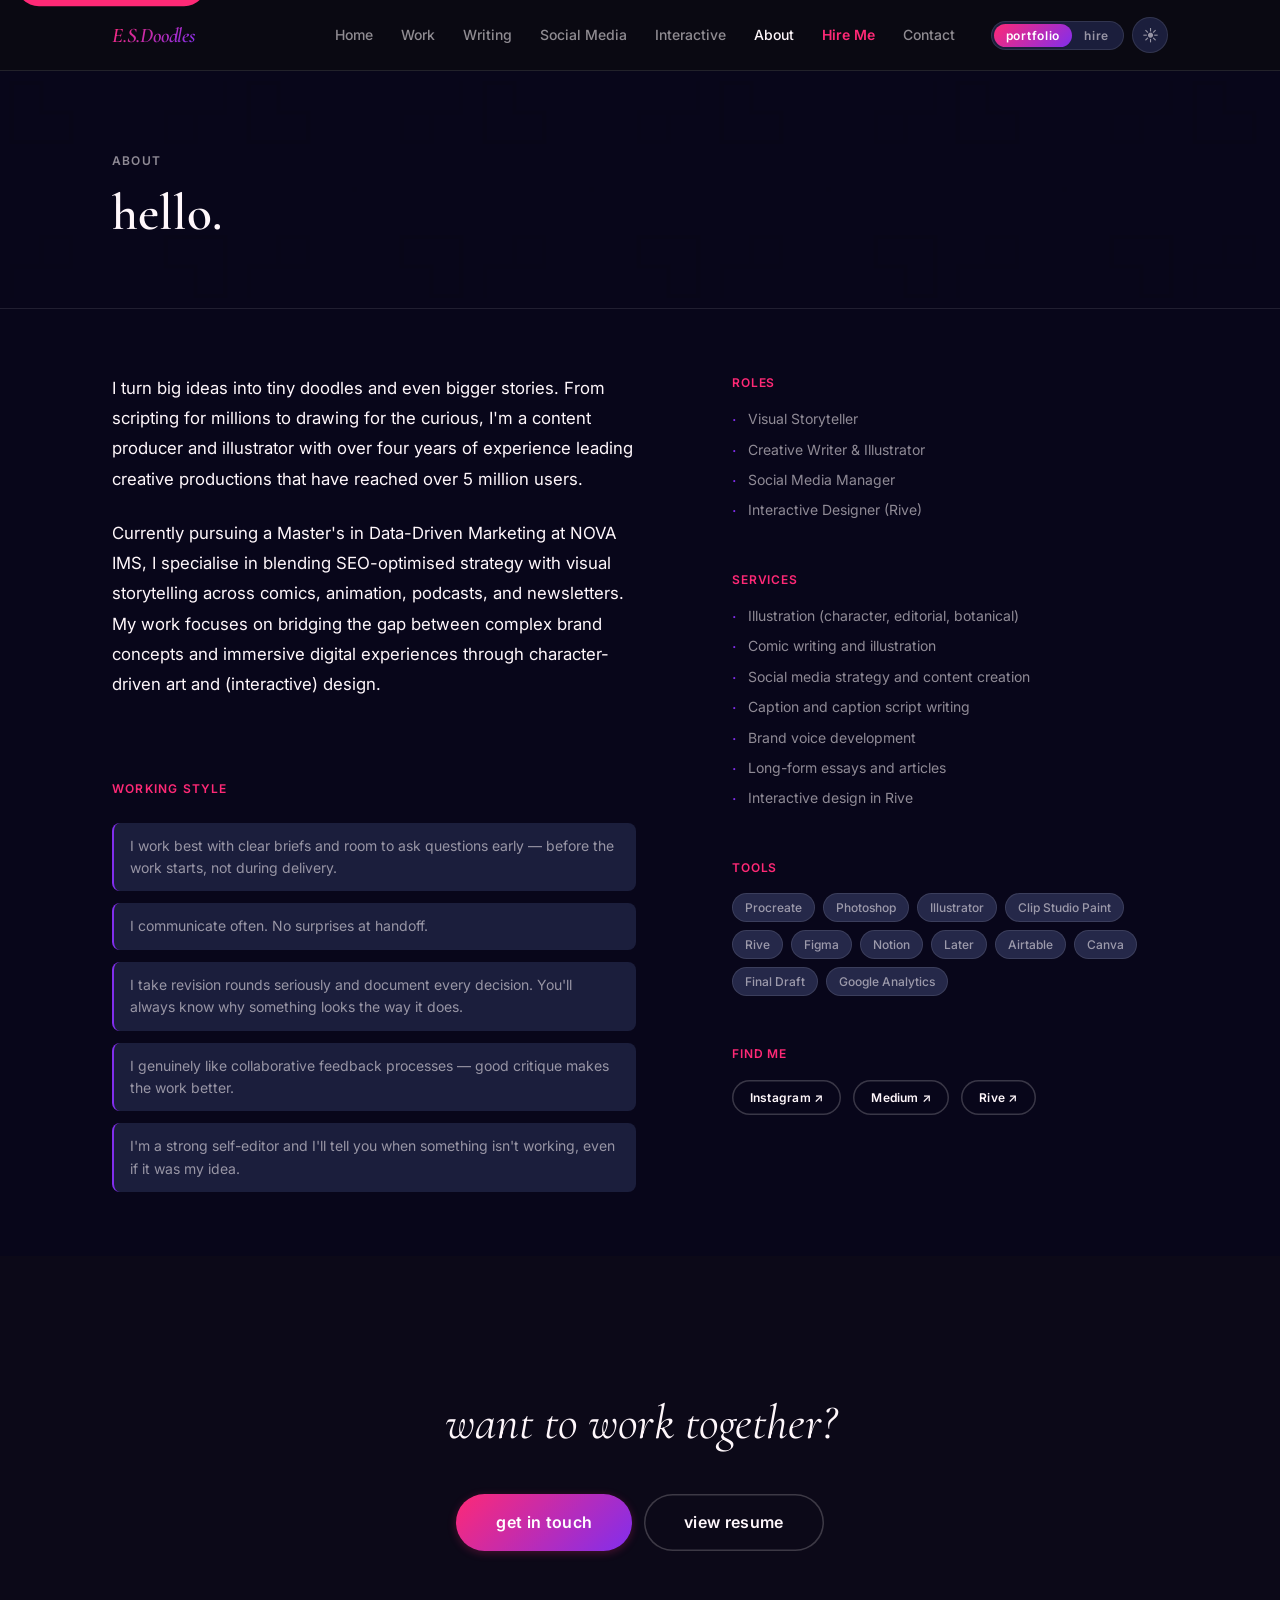
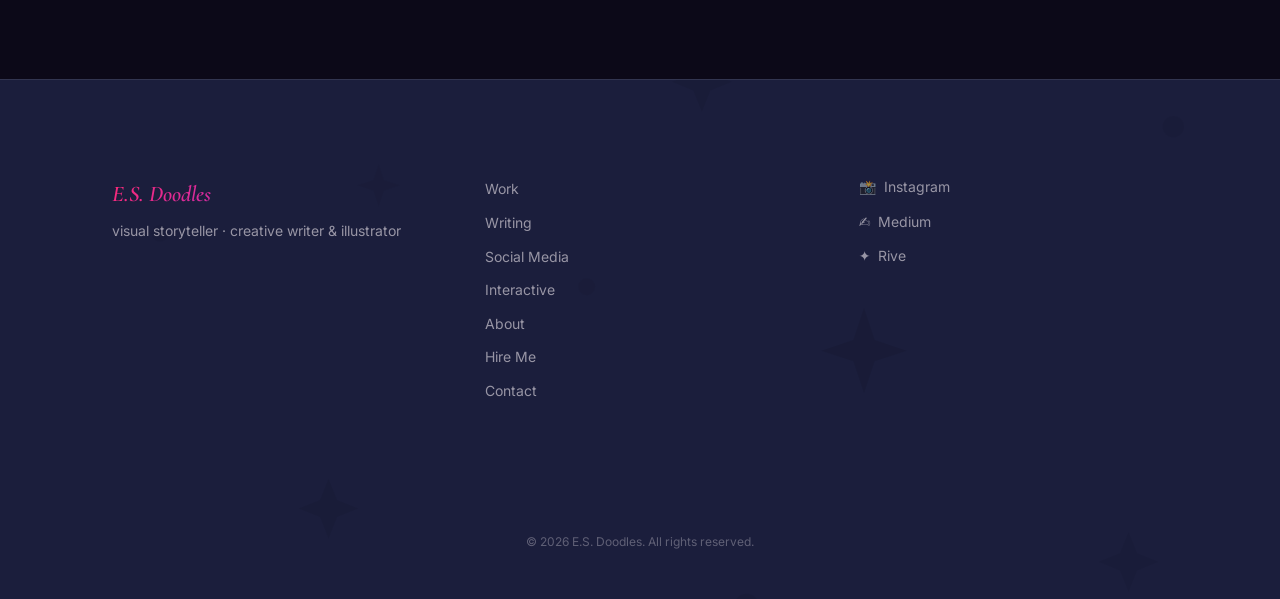
<file: about.html>
<!DOCTYPE html>
<html lang="en" data-theme="dark" data-mode="portfolio">
<head>
  <meta charset="UTF-8">
  <meta name="viewport" content="width=device-width, initial-scale=1.0">
  <title>About — E.S.Doodles</title>
  <meta name="description" content="About E.S.Doodles — visual storyteller, creative writer, illustrator, and social media manager. Content producer with 4+ years leading creative productions reaching 5M+ users.">

  <meta property="og:title"       content="About — E.S.Doodles">
  <meta property="og:description" content="Visual storyteller, creative writer &amp; illustrator, and social media manager.">
  <meta property="og:type"        content="profile">
  <meta property="og:url"         content="https://esdoodles.com/about.html">
  <meta property="og:image"       content="https://esdoodles.com/assets/img/og-about.jpg">

  <meta name="twitter:card"  content="summary_large_image">
  <meta name="twitter:title" content="About — E.S.Doodles">
  <meta name="twitter:image" content="https://esdoodles.com/assets/img/og-about.jpg">

  <link rel="preconnect" href="https://fonts.googleapis.com">
  <link rel="preconnect" href="https://fonts.gstatic.com" crossorigin>
  <link href="https://fonts.googleapis.com/css2?family=Cormorant+Garamond:ital,wght@0,400;0,600;0,700;1,400;1,600&family=Inter:wght@400;500;600&display=swap" rel="stylesheet">

  <link rel="stylesheet" href="css/tokens.css">
  <link rel="stylesheet" href="css/base.css">
  <link rel="stylesheet" href="css/components.css">
  <link rel="stylesheet" href="css/themes.css">
  <link rel="stylesheet" href="css/pages.css">

  <script>
    (function () {
      var t = localStorage.getItem('esd-theme') || 'dark';
      var m = localStorage.getItem('esd-mode')  || 'portfolio';
      document.documentElement.dataset.theme = t;
      document.documentElement.dataset.mode  = m;
    })();
  </script>

  <script type="application/ld+json">
  {
    "@context": "https://schema.org",
    "@type": "Person",
    "name": "E.S. Doodles",
    "url": "https://esdoodles.com",
    "description": "Visual storyteller, creative writer and illustrator, and social media manager. Content producer with 4+ years leading creative productions reaching 5M+ users.",
    "sameAs": [
      "https://www.instagram.com/e.s.doodles/",
      "https://medium.com/@esdoodles",
      "https://rive.app/@e.s.Doodles"
    ]
  }
  </script>
</head>
<body>

  <a href="#main" class="skip-link">Skip to main content</a>
  <header id="site-header" class="site-header"></header>

  <main id="main">

    <div class="page-header">
      <div class="container">
        <p class="page-header__eyebrow label">about</p>
        <h1 class="page-header__title">hello.</h1>
      </div>
    </div>

    <section class="section" aria-label="About E.S.Doodles">
      <div class="container">

        <div class="about-layout">

          <!-- Bio column -->
          <div class="about-bio" data-reveal>
            <p>I turn big ideas into tiny doodles and even bigger stories. From scripting for millions to drawing for the curious, I'm a content producer and illustrator with over four years of experience leading creative productions that have reached over 5 million users.</p>
            <p>Currently pursuing a Master's in Data-Driven Marketing at NOVA IMS, I specialise in blending SEO-optimised strategy with visual storytelling across comics, animation, podcasts, and newsletters. My work focuses on bridging the gap between complex brand concepts and immersive digital experiences through character-driven art and (interactive) design.</p>

            <!-- Working style -->
            <div style="margin-top:var(--sp-9)">
              <span class="label" style="display:block;margin-bottom:var(--sp-5);color:var(--persephone)">working style</span>
              <ul class="working-style-list">
                <li>I work best with clear briefs and room to ask questions early — before the work starts, not during delivery.</li>
                <li>I communicate often. No surprises at handoff.</li>
                <li>I take revision rounds seriously and document every decision. You'll always know why something looks the way it does.</li>
                <li>I genuinely like collaborative feedback processes — good critique makes the work better.</li>
                <li>I'm a strong self-editor and I'll tell you when something isn't working, even if it was my idea.</li>
              </ul>
            </div>
          </div>

          <!-- Sidebar -->
          <aside class="about-sidebar" aria-label="Roles, services, and links">

            <div class="about-list" data-reveal>
              <span class="about-list__label">roles</span>
              <ul id="about-roles">
                <li>Visual Storyteller</li>
                <li>Creative Writer &amp; Illustrator</li>
                <li>Social Media Manager</li>
                <li>Interactive Designer (Rive)</li>
              </ul>
            </div>

            <div class="about-list" data-reveal>
              <span class="about-list__label">services</span>
              <ul id="about-services">
                <li>Illustration (character, editorial, botanical)</li>
                <li>Comic writing and illustration</li>
                <li>Social media strategy and content creation</li>
                <li>Caption and caption script writing</li>
                <li>Brand voice development</li>
                <li>Long-form essays and articles</li>
                <li>Interactive design in Rive</li>
              </ul>
            </div>

            <div data-reveal>
              <span class="about-list__label" style="display:block;margin-bottom:var(--sp-4)">tools</span>
              <div class="tools-row" id="about-tools">
                <!-- Populated by JS from profile.json -->
              </div>
            </div>

            <div data-reveal>
              <span class="about-list__label" style="display:block;margin-bottom:var(--sp-4)">find me</span>
              <div class="about-links-row" id="about-links">
                <!-- Populated by JS from profile.json -->
              </div>
            </div>

          </aside>
        </div>
      </div>
    </section>

    <!-- CTA -->
    <section class="section section--dark" aria-label="Contact">
      <div class="container">
        <div class="cta-strip__inner" data-reveal>
          <p class="cta-strip__line">want to work together?</p>
          <div style="display:flex;gap:var(--sp-3);flex-wrap:wrap;justify-content:center">
            <a href="contact.html" class="btn btn--primary btn--lg">get in touch</a>
            <a href="hire.html"    class="btn btn--secondary btn--lg">view resume</a>
          </div>
        </div>
      </div>
    </section>

  </main>

  <footer id="site-footer" class="site-footer"></footer>

  <script src="js/utils.js" defer></script>
  <script src="js/theme.js" defer></script>
  <script src="js/mode.js" defer></script>
  <script src="js/main.js" defer></script>
  <script>
    document.addEventListener('DOMContentLoaded', async () => {
      try {
        const profile = await fetchJSON('data/profile.json');

        /* Tools */
        const toolsEl = document.getElementById('about-tools');
        if (toolsEl && profile.tools) {
          toolsEl.innerHTML = profile.tools.map(t =>
            `<span class="tool-tag">${escHtml(t)}</span>`
          ).join('');
        }

        /* Links */
        const linksEl = document.getElementById('about-links');
        const linkMap = [
          { key: 'instagram', label: 'Instagram' },
          { key: 'medium',    label: 'Medium'    },
          { key: 'rive',      label: 'Rive'      },
          { key: 'linkedin',  label: 'LinkedIn'  },
        ];
        if (linksEl && profile.links) {
          linksEl.innerHTML = linkMap
            .filter(l => profile.links[l.key])
            .map(l => `
              <a href="${escHtml(profile.links[l.key])}"
                 class="btn btn--secondary btn--sm"
                 target="_blank"
                 rel="noopener noreferrer"
                 aria-label="${escHtml(l.label)} — opens in new tab">
                ${escHtml(l.label)} ↗
              </a>`).join('');
        }

      } catch (e) {
        console.warn('About page: profile load error', e);
      }
    });
  </script>

</body>
</html>
</file>
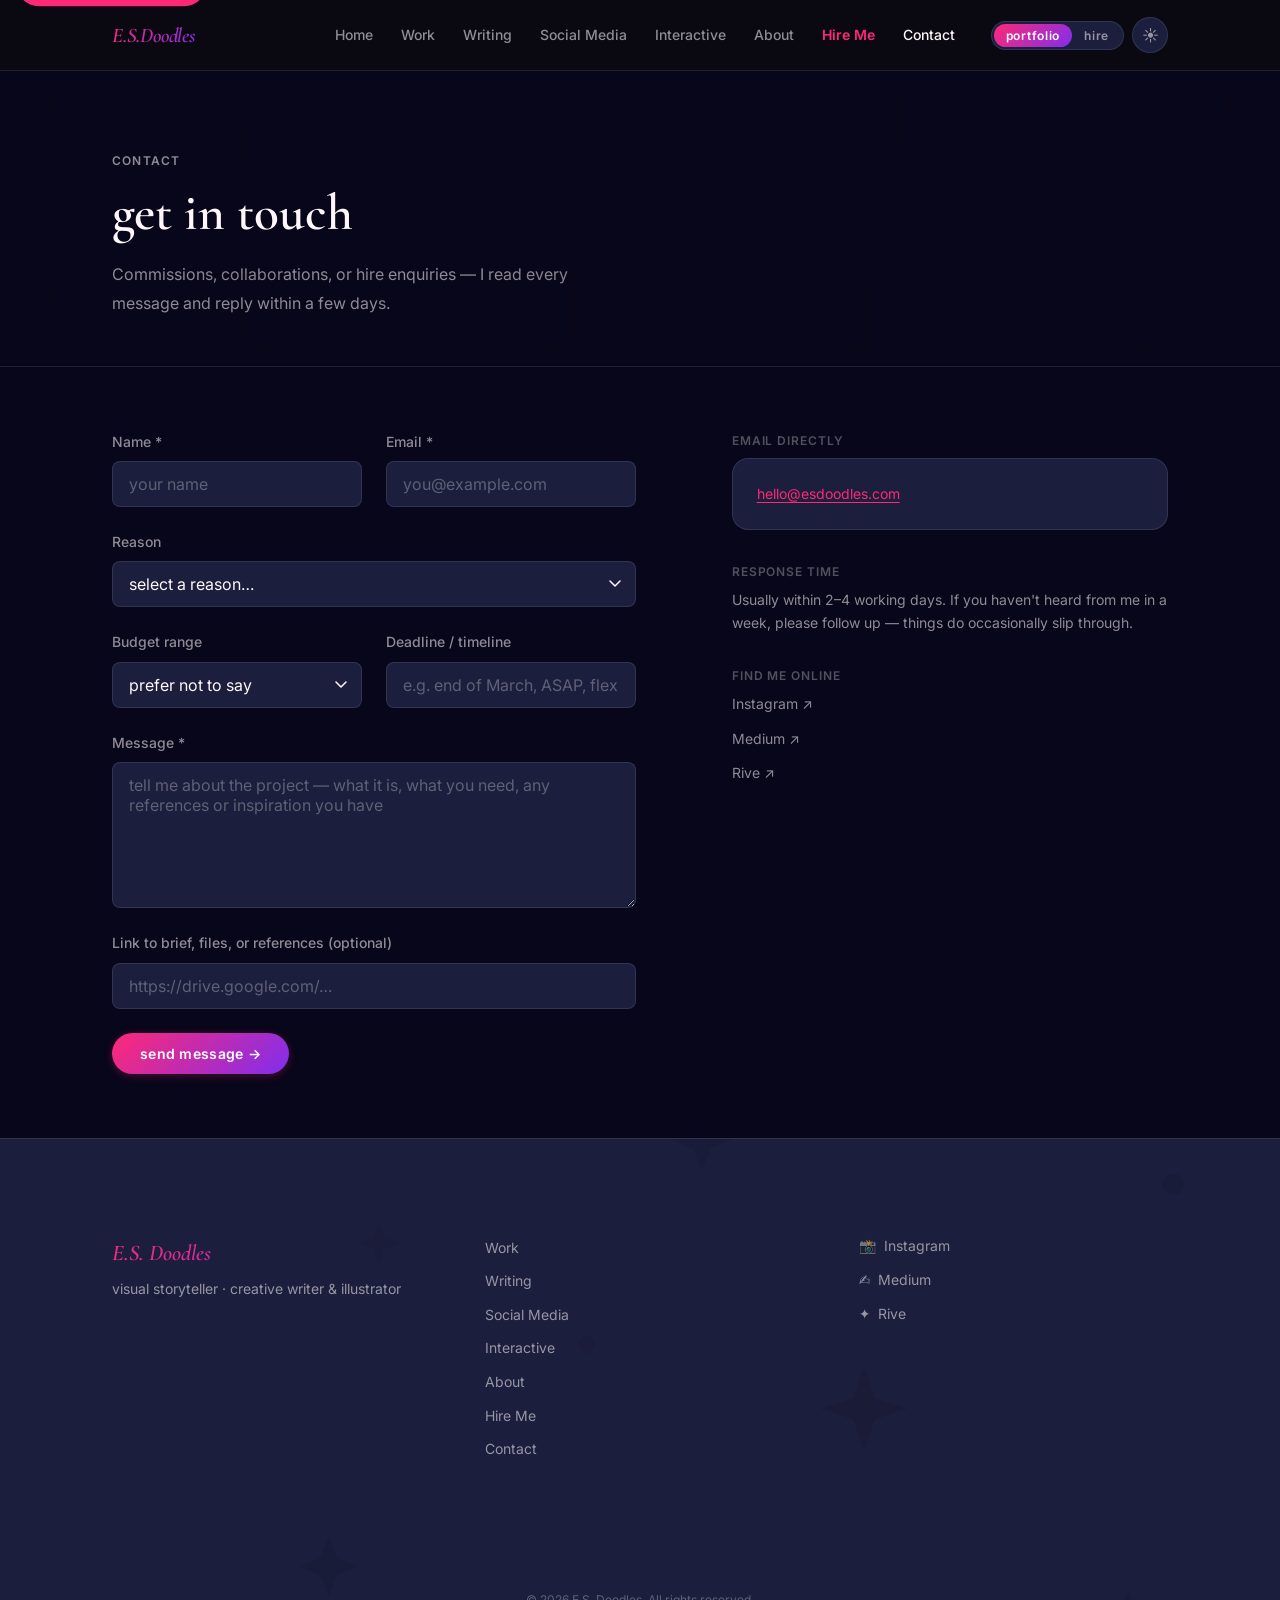
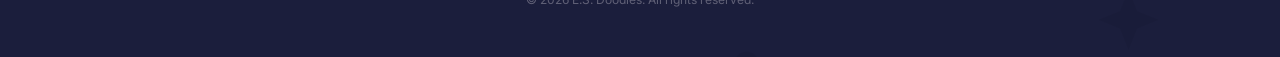
<file: contact.html>
<!DOCTYPE html>
<html lang="en" data-theme="dark" data-mode="portfolio">
<head>
  <meta charset="UTF-8">
  <meta name="viewport" content="width=device-width, initial-scale=1.0">
  <title>Contact — E.S.Doodles</title>
  <meta name="description" content="Get in touch with E.S.Doodles — commissions, collaborations, hire enquiries, or just to say hello.">

  <meta property="og:title"       content="Contact — E.S.Doodles">
  <meta property="og:description" content="Commissions, collabs, and hire enquiries.">
  <meta property="og:type"        content="website">
  <meta property="og:url"         content="https://esdoodles.com/contact.html">
  <meta property="og:image"       content="https://esdoodles.com/assets/img/og-contact.jpg">

  <meta name="twitter:card"  content="summary_large_image">
  <meta name="twitter:title" content="Contact — E.S.Doodles">

  <link rel="preconnect" href="https://fonts.googleapis.com">
  <link rel="preconnect" href="https://fonts.gstatic.com" crossorigin>
  <link href="https://fonts.googleapis.com/css2?family=Cormorant+Garamond:ital,wght@0,400;0,600;0,700;1,400;1,600&family=Inter:wght@400;500;600&display=swap" rel="stylesheet">

  <link rel="stylesheet" href="css/tokens.css">
  <link rel="stylesheet" href="css/base.css">
  <link rel="stylesheet" href="css/components.css">
  <link rel="stylesheet" href="css/themes.css">
  <link rel="stylesheet" href="css/pages.css">

  <script>
    (function () {
      var t = localStorage.getItem('esd-theme') || 'dark';
      var m = localStorage.getItem('esd-mode')  || 'portfolio';
      document.documentElement.dataset.theme = t;
      document.documentElement.dataset.mode  = m;
    })();
  </script>
</head>
<body>

  <a href="#main" class="skip-link">Skip to main content</a>
  <header id="site-header" class="site-header"></header>

  <main id="main">

    <div class="page-header">
      <div class="container">
        <p class="page-header__eyebrow label">contact</p>
        <h1 class="page-header__title">get in touch</h1>
        <p class="page-header__sub">
          Commissions, collaborations, or hire enquiries —
          I read every message and reply within a few days.
        </p>
      </div>
    </div>

    <section class="section" aria-label="Contact form">
      <div class="container">
        <div class="contact-layout">

          <!-- Form -->
          <div>
            <form
              class="contact-form"
              id="contact-form"
              aria-label="Contact form"
              novalidate
            >
              <div class="form-row">
                <div class="form-field">
                  <label for="f-name">Name <span aria-hidden="true">*</span></label>
                  <input
                    type="text"
                    id="f-name"
                    name="name"
                    required
                    autocomplete="name"
                    placeholder="your name"
                    aria-required="true"
                  >
                </div>
                <div class="form-field">
                  <label for="f-email">Email <span aria-hidden="true">*</span></label>
                  <input
                    type="email"
                    id="f-email"
                    name="email"
                    required
                    autocomplete="email"
                    placeholder="you@example.com"
                    aria-required="true"
                  >
                </div>
              </div>

              <div class="form-field">
                <label for="f-reason">Reason</label>
                <select id="f-reason" name="reason">
                  <option value="">select a reason…</option>
                  <option value="hire">Hire / freelance enquiry</option>
                  <option value="commission">Commission (illustration or comic)</option>
                  <option value="collab">Collaboration</option>
                  <option value="other">Other / just saying hi</option>
                </select>
              </div>

              <div class="form-row">
                <div class="form-field">
                  <label for="f-budget">Budget range</label>
                  <select id="f-budget" name="budget">
                    <option value="">prefer not to say</option>
                    <option value="under-500">Under £500 / $500</option>
                    <option value="500-1500">£500–£1,500 / $500–$1,500</option>
                    <option value="1500-5000">£1,500–£5,000 / $1,500–$5,000</option>
                    <option value="5000+">£5,000+ / $5,000+</option>
                  </select>
                </div>
                <div class="form-field">
                  <label for="f-deadline">Deadline / timeline</label>
                  <input
                    type="text"
                    id="f-deadline"
                    name="deadline"
                    placeholder="e.g. end of March, ASAP, flexible"
                  >
                </div>
              </div>

              <div class="form-field">
                <label for="f-message">Message <span aria-hidden="true">*</span></label>
                <textarea
                  id="f-message"
                  name="message"
                  required
                  placeholder="tell me about the project — what it is, what you need, any references or inspiration you have"
                  aria-required="true"
                  rows="6"
                ></textarea>
              </div>

              <div class="form-field">
                <label for="f-link">Link to brief, files, or references (optional)</label>
                <input
                  type="url"
                  id="f-link"
                  name="link"
                  placeholder="https://drive.google.com/…"
                  autocomplete="off"
                >
              </div>

              <div style="display:flex;gap:var(--sp-3);align-items:center;flex-wrap:wrap">
                <button type="submit" class="btn btn--primary">
                  send message →
                </button>
                <span
                  id="form-notice"
                  style="font-size:var(--text-xs);color:var(--text-muted);display:none"
                  role="status"
                  aria-live="polite"
                ></span>
              </div>
            </form>
          </div>

          <!-- Contact info sidebar -->
          <aside class="contact-info" aria-label="Other ways to reach me">

            <div>
              <span class="contact-info__label">email directly</span>
              <p class="contact-fallback">
                <a href="mailto:hello@esdoodles.com" id="direct-email">hello@esdoodles.com</a>
              </p>
            </div>

            <div>
              <span class="contact-info__label">response time</span>
              <p class="contact-info__value">
                Usually within 2–4 working days.
                If you haven't heard from me in a week, please follow up — things do occasionally slip through.
              </p>
            </div>

            <div>
              <span class="contact-info__label">find me online</span>
              <div style="display:flex;flex-direction:column;gap:var(--sp-3);margin-top:var(--sp-2)" id="contact-social-links">
                <!-- Populated by JS -->
              </div>
            </div>

          </aside>
        </div>
      </div>
    </section>

  </main>

  <footer id="site-footer" class="site-footer"></footer>

  <script src="js/utils.js" defer></script>
  <script src="js/theme.js" defer></script>
  <script src="js/mode.js" defer></script>
  <script src="js/main.js" defer></script>
  <script>
    document.addEventListener('DOMContentLoaded', async () => {

      /* ── Populate email and social from profile ── */
      try {
        const profile = await fetchJSON('data/profile.json');

        if (profile.email) {
          const emailEl = document.getElementById('direct-email');
          if (emailEl) {
            emailEl.href        = `mailto:${profile.email}`;
            emailEl.textContent = profile.email;
          }
        }

        const socialEl = document.getElementById('contact-social-links');
        const linkMap  = [
          { key: 'instagram', label: 'Instagram' },
          { key: 'medium',    label: 'Medium'    },
          { key: 'rive',      label: 'Rive'      },
          { key: 'linkedin',  label: 'LinkedIn'  },
        ];
        if (socialEl && profile.links) {
          socialEl.innerHTML = linkMap
            .filter(l => profile.links[l.key])
            .map(l => `
              <a href="${escHtml(profile.links[l.key])}"
                 class="footer__social-link"
                 target="_blank"
                 rel="noopener noreferrer"
                 aria-label="${escHtml(l.label)} — opens in new tab">
                ${escHtml(l.label)} ↗
              </a>`).join('');
        }

        /* ── Form: mailto submission ── */
        const form    = document.getElementById('contact-form');
        const notice  = document.getElementById('form-notice');

        if (form) {
          form.addEventListener('submit', e => {
            e.preventDefault();

            const name     = form.querySelector('#f-name').value.trim();
            const email    = form.querySelector('#f-email').value.trim();
            const reason   = form.querySelector('#f-reason').value;
            const budget   = form.querySelector('#f-budget').value;
            const deadline = form.querySelector('#f-deadline').value.trim();
            const message  = form.querySelector('#f-message').value.trim();
            const link     = form.querySelector('#f-link').value.trim();

            if (!name || !email || !message) {
              if (notice) {
                notice.textContent = 'Please fill in name, email, and message.';
                notice.style.display = '';
                notice.style.color = 'var(--persephone)';
              }
              return;
            }

            const subject = reason
              ? `[E.S.Doodles] ${reason} enquiry from ${name}`
              : `[E.S.Doodles] Enquiry from ${name}`;

            const body = [
              `Name: ${name}`,
              `Email: ${email}`,
              `Reason: ${reason || 'not specified'}`,
              `Budget: ${budget || 'not specified'}`,
              `Deadline: ${deadline || 'not specified'}`,
              ``,
              `Message:`,
              message,
              link ? `\nFiles/references: ${link}` : '',
            ].join('\n');

            const to = profile.email || 'hello@esdoodles.com';
            window.location.href = `mailto:${encodeURIComponent(to)}?subject=${encodeURIComponent(subject)}&body=${encodeURIComponent(body)}`;

            if (notice) {
              notice.textContent = 'Your mail client should open. If it didn\'t, email directly below.';
              notice.style.display = '';
              notice.style.color = 'var(--sage)';
            }
          });
        }

      } catch (err) {
        console.warn('Contact page: error', err);
      }
    });
  </script>

</body>
</html>
</file>
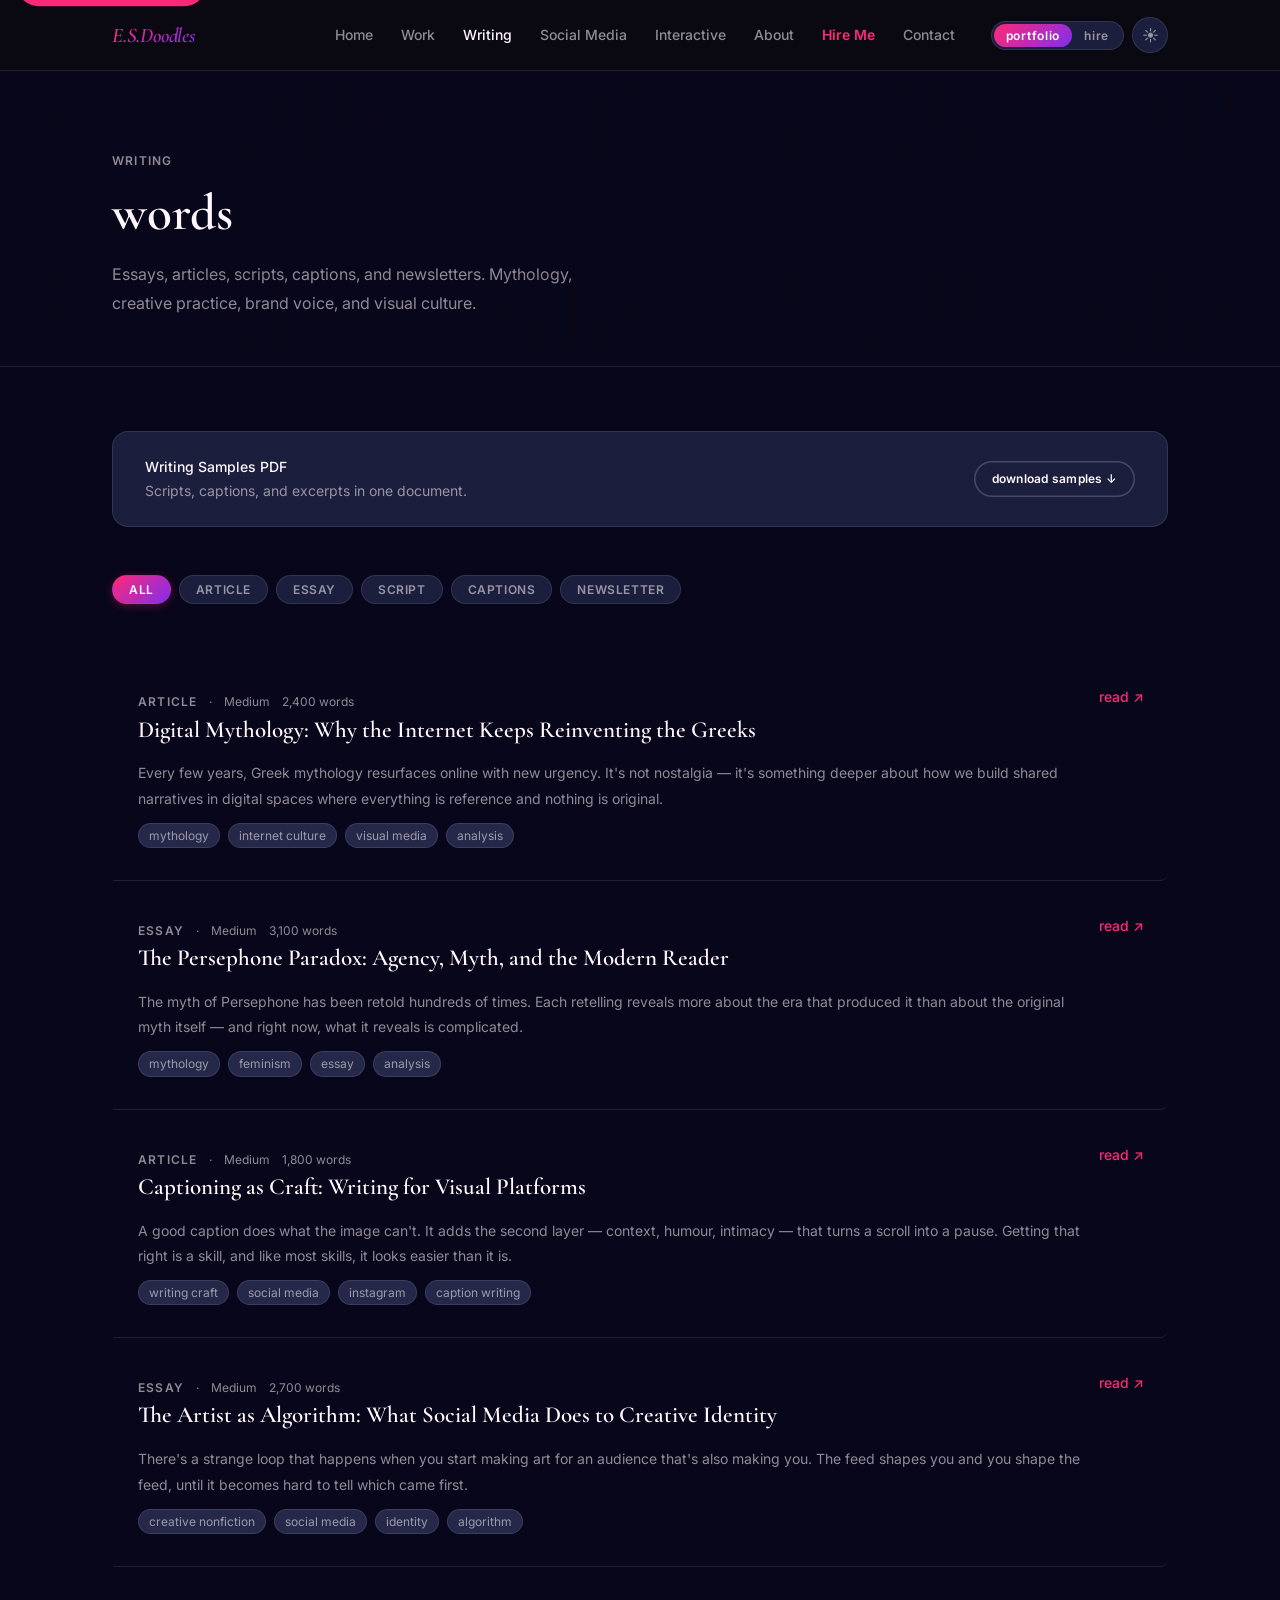
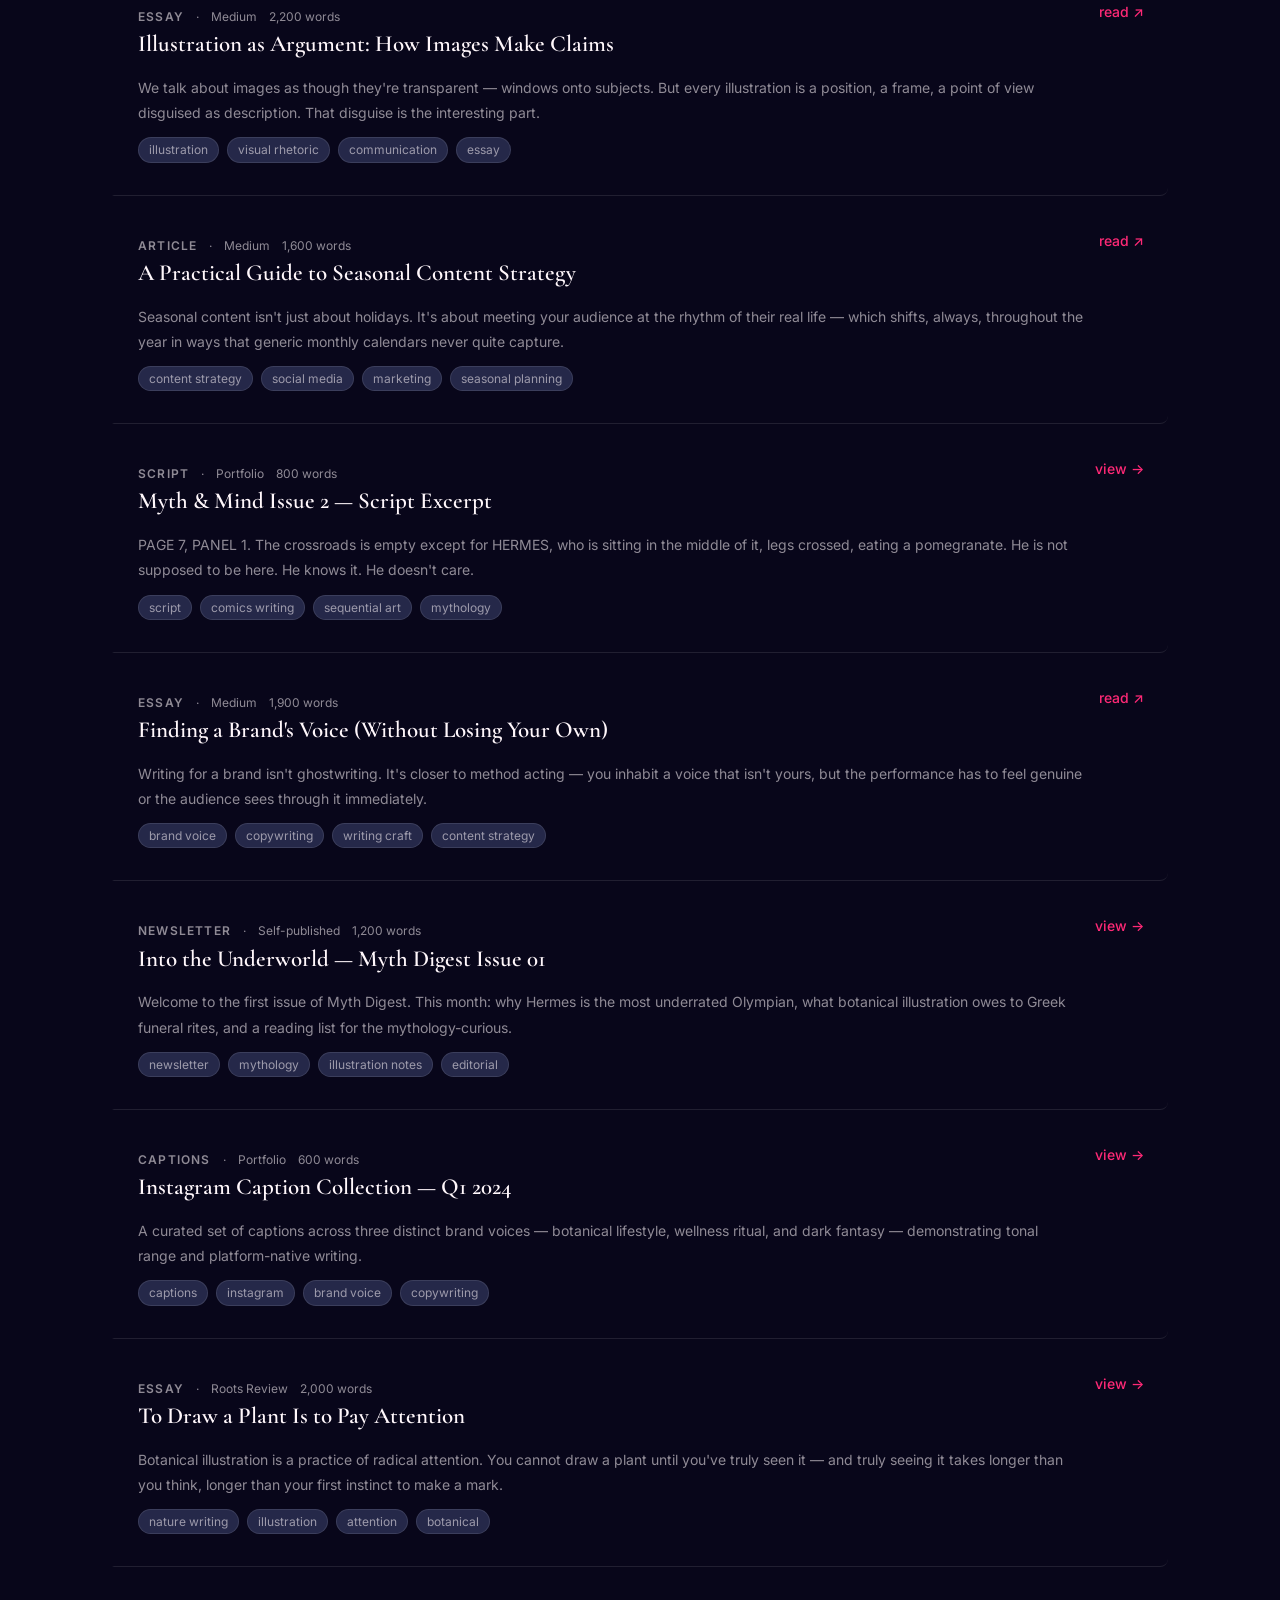
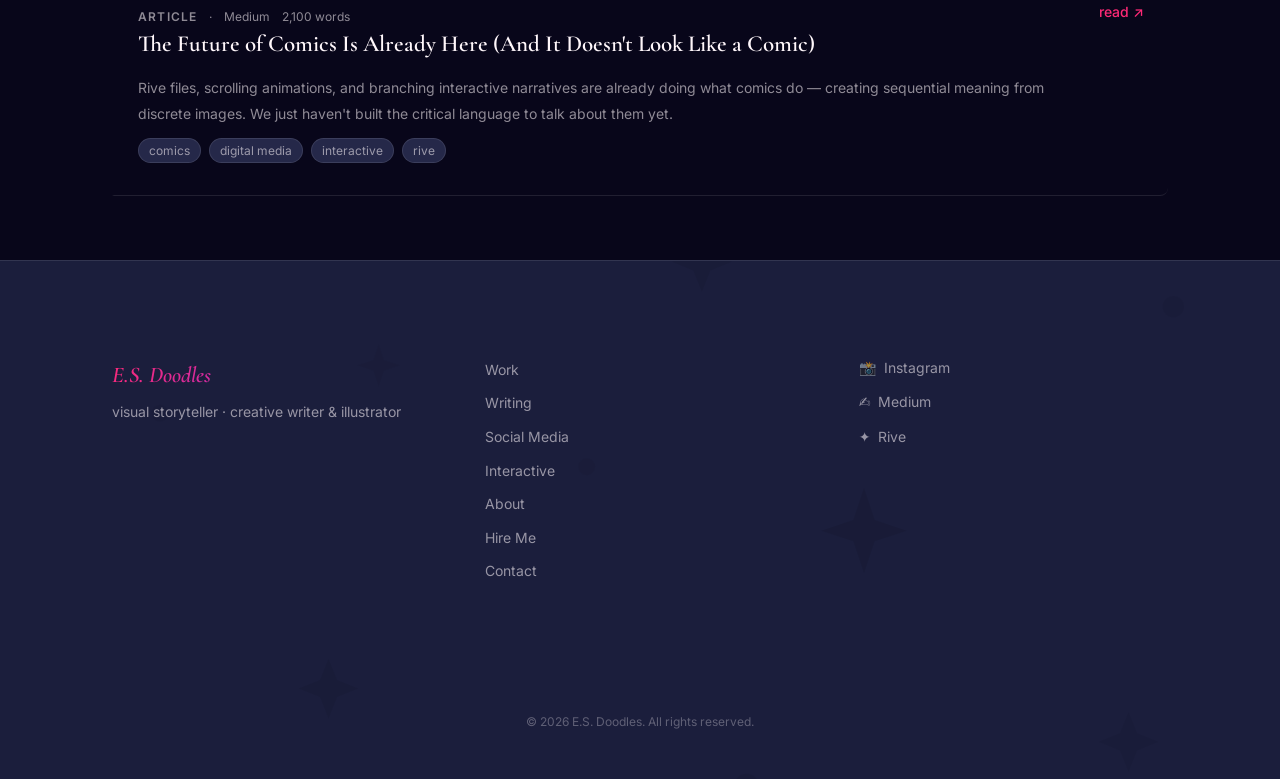
<file: writing.html>
<!DOCTYPE html>
<html lang="en" data-theme="dark" data-mode="portfolio">
<head>
  <meta charset="UTF-8">
  <meta name="viewport" content="width=device-width, initial-scale=1.0">
  <title>Writing — E.S.Doodles</title>
  <meta name="description" content="Writing samples by E.S.Doodles — essays, articles, scripts, captions, and newsletters about mythology, visual culture, and creative practice.">

  <meta property="og:title"       content="Writing — E.S.Doodles">
  <meta property="og:description" content="Essays, articles, scripts, captions, and newsletters.">
  <meta property="og:type"        content="website">
  <meta property="og:url"         content="https://esdoodles.com/writing.html">
  <meta property="og:image"       content="https://esdoodles.com/assets/img/og-writing.jpg">

  <meta name="twitter:card"  content="summary_large_image">
  <meta name="twitter:title" content="Writing — E.S.Doodles">
  <meta name="twitter:image" content="https://esdoodles.com/assets/img/og-writing.jpg">

  <link rel="preconnect" href="https://fonts.googleapis.com">
  <link rel="preconnect" href="https://fonts.gstatic.com" crossorigin>
  <link href="https://fonts.googleapis.com/css2?family=Cormorant+Garamond:ital,wght@0,400;0,600;0,700;1,400;1,600&family=Inter:wght@400;500;600&display=swap" rel="stylesheet">

  <link rel="stylesheet" href="css/tokens.css">
  <link rel="stylesheet" href="css/base.css">
  <link rel="stylesheet" href="css/components.css">
  <link rel="stylesheet" href="css/themes.css">
  <link rel="stylesheet" href="css/pages.css">

  <script>
    (function () {
      var t = localStorage.getItem('esd-theme') || 'dark';
      var m = localStorage.getItem('esd-mode')  || 'portfolio';
      document.documentElement.dataset.theme = t;
      document.documentElement.dataset.mode  = m;
    })();
  </script>
</head>
<body>

  <a href="#main" class="skip-link">Skip to main content</a>
  <header id="site-header" class="site-header"></header>

  <main id="main">

    <div class="page-header">
      <div class="container">
        <p class="page-header__eyebrow label">writing</p>
        <h1 class="page-header__title">words</h1>
        <p class="page-header__sub">
          Essays, articles, scripts, captions, and newsletters.
          Mythology, creative practice, brand voice, and visual culture.
        </p>
      </div>
    </div>

    <section class="section" aria-label="Writing list">
      <div class="container">

        <!-- Download strip -->
        <div class="writing-download-strip" data-reveal>
          <div class="writing-download-strip__text">
            <strong>Writing Samples PDF</strong>
            Scripts, captions, and excerpts in one document.
          </div>
          <a href="assets/docs/writing-samples.pdf"
             class="btn btn--secondary btn--sm"
             download
             aria-label="Download writing samples PDF">
            download samples ↓
          </a>
        </div>

        <!-- Filters -->
        <div class="filter-bar" role="group" aria-label="Filter writing by type">
          <div class="filter-bar__chips" id="writing-filter-chips">
            <!-- Injected by JS -->
          </div>
        </div>

        <!-- Writing list -->
        <div
          id="writing-list"
          aria-live="polite"
          aria-label="Writing items"
        >
          <!-- Populated by JS below -->
          <noscript>
            <p>Enable JavaScript to view the writing list.</p>
          </noscript>
        </div>

      </div>
    </section>

  </main>

  <footer id="site-footer" class="site-footer"></footer>

  <script src="js/utils.js" defer></script>
  <script src="js/theme.js" defer></script>
  <script src="js/mode.js" defer></script>
  <script src="js/main.js" defer></script>
  <script>
    /* ── Writing page: inline script ── */
    const WRITING_TYPES = ['All', 'Article', 'Essay', 'Script', 'Captions', 'Newsletter'];
    let allWriting      = [];
    let activeType      = 'All';

    function buildWritingFilters() {
      const bar = document.getElementById('writing-filter-chips');
      if (!bar) return;
      bar.innerHTML = WRITING_TYPES.map(type => `
        <button
          class="filter-chip${type === activeType ? ' active' : ''}"
          data-type="${type}"
          aria-pressed="${type === activeType}"
        >${type}</button>`).join('');

      bar.querySelectorAll('.filter-chip').forEach(btn => {
        btn.addEventListener('click', () => {
          activeType = btn.dataset.type;
          bar.querySelectorAll('.filter-chip').forEach(b => {
            b.classList.toggle('active', b.dataset.type === activeType);
            b.setAttribute('aria-pressed', String(b.dataset.type === activeType));
          });
          renderWriting();
        });
      });
    }

    function renderWriting() {
      const list = document.getElementById('writing-list');
      if (!list) return;

      const items = allWriting.filter(w =>
        activeType === 'All' || w.type === activeType
      );

      if (items.length === 0) {
        list.innerHTML = `<p class="text-muted" style="font-style:italic;padding:var(--sp-7) 0">nothing here for that filter yet.</p>`;
        return;
      }

      list.innerHTML = items.map(w => {
        const isExt = w.link && w.link.startsWith('http');
        const target = isExt ? ' target="_blank" rel="noopener noreferrer"' : '';
        const tagsHTML = (w.tags || []).slice(0, 4).map(t =>
          `<span class="tag-pill">${escHtml(t)}</span>`
        ).join('');

        return `
          <article class="writing-item" data-reveal>
            <div>
              <div class="writing-item__meta">
                <span class="label">${escHtml(w.type)}</span>
                <span class="text-muted" style="font-size:var(--text-xs)">·</span>
                <span class="text-muted" style="font-size:var(--text-xs)">${escHtml(w.platform)}</span>
                ${w.word_count ? `<span class="text-muted" style="font-size:var(--text-xs)">${w.word_count.toLocaleString()} words</span>` : ''}
              </div>
              <a href="${escHtml(w.link)}" class="writing-item__title"${target}>${escHtml(w.title)}</a>
              <p class="writing-item__excerpt">${escHtml(w.excerpt)}</p>
              <div class="writing-item__tags">${tagsHTML}</div>
            </div>
            <a href="${escHtml(w.link)}" class="writing-item__link"${target}>
              ${isExt ? 'read ↗' : 'view →'}
            </a>
          </article>`;
      }).join('');

      // Trigger reveal
      document.querySelectorAll('[data-reveal]').forEach(el => {
        setTimeout(() => el.classList.add('visible'), 50);
      });
    }

    document.addEventListener('DOMContentLoaded', async () => {
      try {
        allWriting = await fetchJSON('data/writing.json');
        buildWritingFilters();
        renderWriting();
      } catch (e) {
        const list = document.getElementById('writing-list');
        if (list) list.innerHTML = `<p class="text-muted">Could not load writing data. Ensure you're running a local server.</p>`;
      }
    });
  </script>

</body>
</html>
</file>
<file: css/tokens.css>
/* ============================================================
   TOKENS — E.S.Doodles design system
   All CSS custom properties. No rules here.
   ============================================================ */

:root {
  /* ── Brand palette ── */
  --ink:         #0B0B12;
  --paper:       #FFF7FB;
  --persephone:  #FE2976;
  --hades:       #1B1E3C;
  --violet:      #812EED;
  --sage:        #90C17C;
  --peach:       #FFAA5C;
  --blush:       #FFC9DE;

  /* ── Brand gradients ── */
  --g1: linear-gradient(135deg, #FE2976, #812EED);
  --g2: linear-gradient(135deg, #812EED, #1B1E3C);
  --g3: linear-gradient(135deg, #90C17C, #FFC9DE);

  /* ── Semantic tokens (dark-first defaults) ── */
  --bg:            #08061A;
  --bg-alt:        #0C0918;
  --surface:       #1B1E3C;
  --surface-2:     #252849;
  --surface-3:     #2E3256;
  --text:          #FFF7FB;
  --text-muted:    rgba(255, 247, 251, 0.55);
  --text-faint:    rgba(255, 247, 251, 0.30);
  --border:        rgba(255, 247, 251, 0.10);
  --border-strong: rgba(255, 247, 251, 0.20);
  --glow-primary:  rgba(254,  41, 118, 0.45);
  --glow-violet:   rgba(129,  46, 237, 0.45);
  --glow-soft:     rgba(129,  46, 237, 0.20);

  /* ── Lane badge colours ── */
  --badge-illustration: var(--violet);
  --badge-comics:       var(--persephone);
  --badge-writing:      var(--sage);
  --badge-social:       var(--peach);
  --badge-interactive:  var(--blush);
  --badge-editorial:    var(--hades);

  /* ── Typography ── */
  --font-heading: 'Cormorant Garamond', Georgia, 'Times New Roman', serif;
  --font-body:    'Inter', system-ui, -apple-system, sans-serif;

  /* ── Type scale ── */
  --text-h1:    clamp(2.2rem,  4vw,  3.4rem);
  --text-h2:    clamp(1.6rem,  2.6vw, 2.2rem);
  --text-h3:    clamp(1.2rem,  1.8vw, 1.5rem);
  --text-h4:    clamp(1rem,    1.4vw, 1.2rem);
  --text-body:  clamp(1rem,    1.1vw, 1.125rem);
  --text-sm:    0.875rem;
  --text-xs:    0.75rem;

  /* ── Font weights ── */
  --weight-regular: 400;
  --weight-medium:  500;
  --weight-semi:    600;
  --weight-bold:    700;

  /* ── Line heights ── */
  --leading-tight:  1.2;
  --leading-snug:   1.4;
  --leading-base:   1.6;
  --leading-loose:  1.8;

  /* ── Spacing scale (4px base) ── */
  --sp-1:  4px;
  --sp-2:  8px;
  --sp-3:  12px;
  --sp-4:  16px;
  --sp-5:  24px;
  --sp-6:  32px;
  --sp-7:  48px;
  --sp-8:  64px;
  --sp-9:  80px;
  --sp-10: 96px;

  /* ── Layout ── */
  --container-max:     1120px;
  --container-pad-sm:  20px;
  --container-pad:     32px;
  --section-pad-sm:    40px;
  --section-pad:       64px;

  /* ── Border radius ── */
  --radius-xs:   4px;
  --radius-sm:   8px;
  --radius-md:   16px;
  --radius-lg:   24px;
  --radius-xl:   32px;
  --radius-pill: 999px;

  /* ── Shadows ── */
  --shadow-sm:   0 1px  4px rgba(0, 0, 0, 0.25);
  --shadow-md:   0 4px 16px rgba(0, 0, 0, 0.35);
  --shadow-lg:   0 8px 40px rgba(0, 0, 0, 0.45);
  --shadow-card: 0 2px 12px rgba(0, 0, 0, 0.40), 0 0 0 1px var(--border);

  /* ── Transitions ── */
  --ease-out:  cubic-bezier(0.16, 1, 0.3, 1);
  --ease-in:   cubic-bezier(0.7, 0, 0.84, 0);
  --ease-base: cubic-bezier(0.4, 0, 0.2, 1);

  --dur-fast:  120ms;
  --dur-base:  240ms;
  --dur-slow:  400ms;

  /* ── Z-index scale ── */
  --z-below:    -1;
  --z-base:      0;
  --z-raised:   10;
  --z-dropdown: 50;
  --z-nav:     100;
  --z-overlay: 150;
  --z-lightbox:200;
  --z-toast:   300;
}
</file>
<file: css/base.css>
/* ============================================================
   BASE — Reset, body, typography, layout utilities
   ============================================================ */

/* ── Box model ── */
*, *::before, *::after {
  box-sizing: border-box;
  margin: 0;
  padding: 0;
  -webkit-tap-highlight-color: transparent;
}

/* ── Root ── */
html {
  font-size: 100%;
  scroll-behavior: smooth;
  -webkit-text-size-adjust: 100%;
  text-size-adjust: 100%;
}

@media (prefers-reduced-motion: reduce) {
  html { scroll-behavior: auto; }
}

/* ── Body ── */
body {
  font-family: var(--font-body);
  font-size: var(--text-body);
  line-height: var(--leading-base);
  color: var(--text);
  background-color: var(--bg);
  min-height: 100dvh;
  -webkit-font-smoothing: antialiased;
  -moz-osx-font-smoothing: grayscale;
}

/* ── Typography ── */
h1, h2, h3, h4, h5, h6 {
  font-family: var(--font-heading);
  font-weight: var(--weight-semi);
  line-height: var(--leading-tight);
  color: var(--text);
}

h1 { font-size: var(--text-h1); }
h2 { font-size: var(--text-h2); }
h3 { font-size: var(--text-h3); }
h4 { font-size: var(--text-h4); }

p {
  line-height: var(--leading-base);
  color: var(--text);
}

p + p { margin-top: var(--sp-4); }

a {
  color: var(--persephone);
  text-decoration: underline;
  text-underline-offset: 3px;
  transition: color var(--dur-fast) var(--ease-base),
              opacity var(--dur-fast) var(--ease-base);
}

a:hover { color: var(--blush); }
a:focus-visible { outline: 2px solid var(--persephone); outline-offset: 3px; }

strong { font-weight: var(--weight-semi); }
em     { font-style: italic; }

small {
  font-size: var(--text-sm);
  color: var(--text-muted);
}

/* ── Lists ── */
ul, ol { padding-left: var(--sp-5); }
li { line-height: var(--leading-base); }

/* ── Images & media ── */
img, video, canvas, svg {
  display: block;
  max-width: 100%;
}

img { height: auto; }

/* ── Form elements ── */
input, textarea, select, button {
  font-family: inherit;
  font-size: inherit;
}

button {
  cursor: pointer;
  border: none;
  background: none;
}

/* ── Tables ── */
table {
  border-collapse: collapse;
  width: 100%;
}

th, td {
  text-align: left;
  padding: var(--sp-3) var(--sp-4);
  border: 1px solid var(--border);
  font-size: var(--text-sm);
}

th {
  font-family: var(--font-body);
  font-weight: var(--weight-semi);
  font-size: var(--text-xs);
  letter-spacing: 0.06em;
  text-transform: uppercase;
  color: var(--text-muted);
  background: var(--surface);
}

tr:nth-child(even) td { background: var(--surface); }

/* ── Layout helpers ── */
.container {
  width: 100%;
  max-width: var(--container-max);
  margin-left: auto;
  margin-right: auto;
  padding-left: var(--container-pad-sm);
  padding-right: var(--container-pad-sm);
}

@media (min-width: 768px) {
  .container {
    padding-left: var(--container-pad);
    padding-right: var(--container-pad);
  }
}

.section {
  padding-top: var(--section-pad-sm);
  padding-bottom: var(--section-pad-sm);
}

@media (min-width: 768px) {
  .section {
    padding-top: var(--section-pad);
    padding-bottom: var(--section-pad);
  }
}

.section--dark { background-color: var(--bg-alt); }

/* ── Scroll reveal — bloom entrance (opacity + rise + scale) ── */
[data-reveal] {
  opacity: 0;
  transform: translateY(18px) scale(0.97);
  transition: opacity 360ms var(--ease-out),
              transform 360ms var(--ease-out);
}

[data-reveal].visible {
  opacity: 1;
  transform: translateY(0) scale(1);
}

@media (prefers-reduced-motion: reduce) {
  [data-reveal] {
    opacity: 1;
    transform: none;
    transition: none;
  }
}

/* ── Mode visibility ── */
html:not([data-mode="hire"])   .hire-only      { display: none !important; }
html[data-mode="hire"]         .portfolio-only  { display: none !important; }

/* ── Utility classes ── */
.visually-hidden {
  position: absolute;
  width: 1px;
  height: 1px;
  padding: 0;
  margin: -1px;
  overflow: hidden;
  clip: rect(0, 0, 0, 0);
  white-space: nowrap;
  border: 0;
}

.label {
  font-family: var(--font-body);
  font-size: var(--text-xs);
  font-weight: var(--weight-semi);
  letter-spacing: 0.10em;
  text-transform: uppercase;
  color: var(--text-muted);
}

.text-gradient {
  background: var(--g1);
  -webkit-background-clip: text;
  -webkit-text-fill-color: transparent;
  background-clip: text;
}

.text-muted  { color: var(--text-muted); }
.text-center { text-align: center; }

.flex       { display: flex; }
.flex-wrap  { flex-wrap: wrap; }
.gap-2      { gap: var(--sp-2); }
.gap-3      { gap: var(--sp-3); }
.gap-4      { gap: var(--sp-4); }
.gap-5      { gap: var(--sp-5); }
.gap-6      { gap: var(--sp-6); }
.items-center { align-items: center; }
.justify-between { justify-content: space-between; }

/* ── Divider ── */
.divider {
  text-align: center;
  padding: var(--sp-6) 0;
  opacity: 0.65;
}

.divider img {
  display: inline-block;
  max-width: 320px;
  width: 60%;
}

/* ── Skip link ── */
.skip-link {
  position: fixed;
  top: var(--sp-4);
  left: var(--sp-4);
  z-index: var(--z-toast);
  padding: var(--sp-3) var(--sp-5);
  background: var(--persephone);
  color: #fff;
  font-weight: var(--weight-semi);
  font-size: var(--text-sm);
  border-radius: var(--radius-pill);
  text-decoration: none;
  transform: translateY(-120%);
  transition: transform var(--dur-fast) var(--ease-out);
}

.skip-link:focus {
  transform: translateY(0);
  outline: 2px solid #fff;
  outline-offset: 2px;
}

/* ── Section header ── */
.section__header {
  display: flex;
  align-items: baseline;
  justify-content: space-between;
  gap: var(--sp-4);
  margin-bottom: var(--sp-7);
  flex-wrap: wrap;
}

.section__title {
  font-size: var(--text-h2);
  font-family: var(--font-heading);
  font-weight: var(--weight-semi);
  font-style: italic;
}

.link-more {
  font-size: var(--text-sm);
  font-weight: var(--weight-medium);
  color: var(--text-muted);
  text-decoration: none;
  white-space: nowrap;
  transition: color var(--dur-fast) var(--ease-base);
}

.link-more:hover { color: var(--persephone); }

/* ── NDA badge ── */
.nda-badge {
  display: inline-flex;
  align-items: center;
  gap: var(--sp-1);
  font-size: var(--text-xs);
  font-weight: var(--weight-semi);
  letter-spacing: 0.05em;
  text-transform: uppercase;
  color: var(--text-muted);
  border: 1px solid var(--border);
  border-radius: var(--radius-pill);
  padding: 2px 8px;
}

/* ── Placeholder image block ── */
.img-placeholder {
  background: var(--g2);
  min-height: 200px;
  border-radius: var(--radius-md);
  display: flex;
  align-items: center;
  justify-content: center;
}

.img-placeholder::after {
  content: '✦';
  font-size: 2rem;
  color: rgba(255, 255, 255, 0.20);
}
</file>
<file: css/themes.css>
/* ============================================================
   THEMES — Light mode overrides
   Dark is the default (set in tokens.css).
   Apply [data-theme="light"] to <html> to switch.
   ============================================================ */

[data-theme="light"] {
  /* ── Semantic overrides ── */
  --bg:            #FFF7FB;
  --bg-alt:        #F5EEF8;
  --surface:       #EFE4F5;
  --surface-2:     #E5D8EF;
  --surface-3:     #DDD0EA;
  --text:          #0B0B12;
  --text-muted:    rgba(11, 11, 18, 0.55);
  --text-faint:    rgba(11, 11, 18, 0.30);
  --border:        rgba(11, 11, 18, 0.10);
  --border-strong: rgba(11, 11, 18, 0.20);
  --glow-primary:  rgba(254,  41, 118, 0.20);
  --glow-violet:   rgba(129,  46, 237, 0.20);
  --glow-soft:     rgba(129,  46, 237, 0.10);

  /* ── Shadow overrides ── */
  --shadow-sm:   0 1px  4px rgba(0, 0, 0, 0.08);
  --shadow-md:   0 4px 16px rgba(0, 0, 0, 0.10);
  --shadow-lg:   0 8px 40px rgba(0, 0, 0, 0.12);
  --shadow-card: 0 2px 12px rgba(0, 0, 0, 0.08), 0 0 0 1px var(--border);
}

/* ── Light: header ── */
[data-theme="light"] .site-header {
  background: rgba(255, 247, 251, 0.88);
  border-bottom-color: rgba(11, 11, 18, 0.08);
}

/* ── Light: nav ── */
[data-theme="light"] .nav__link:hover {
  background: var(--surface);
}

/* ── Light: mode toggle ── */
[data-theme="light"] .mode-toggle-group {
  background: var(--surface);
  border-color: var(--border);
}

/* ── Light: theme toggle ── */
[data-theme="light"] .theme-toggle {
  background: var(--surface);
  border-color: var(--border);
  color: var(--text-muted);
}

[data-theme="light"] .theme-toggle:hover {
  background: var(--surface-2);
  color: var(--text);
}

/* ── Light: hamburger ── */
[data-theme="light"] .nav__hamburger {
  background: var(--surface);
  border-color: var(--border);
}
[data-theme="light"] .hamburger-bar {
  background: var(--ink);
}

/* ── Light: mobile nav ── */
@media (max-width: 900px) {
  [data-theme="light"] .nav__list {
    background: var(--paper);
    border-bottom-color: var(--border);
  }
}

/* ── Light: buttons ── */
[data-theme="light"] .btn--secondary {
  color: var(--ink);
  box-shadow: inset 0 0 0 1.5px rgba(11, 11, 18, 0.25);
}

[data-theme="light"] .btn--secondary:hover {
  box-shadow: inset 0 0 0 1.5px var(--persephone),
              0 0 12px rgba(254, 41, 118, 0.12);
}

[data-theme="light"] .btn--ghost:hover {
  background: var(--surface);
  color: var(--ink);
}

/* ── Light: cards ── */
[data-theme="light"] .project-card {
  background: var(--surface);
  border-color: var(--border);
}

[data-theme="light"] .project-card:hover {
  box-shadow: 0 8px 24px rgba(254, 41, 118, 0.15),
              0 0 0 1px var(--persephone);
}

[data-theme="light"] .lane-card {
  background: linear-gradient(160deg, var(--surface-2) 0%, var(--surface) 100%);
  border-color: var(--border);
}

[data-theme="light"] .lane-card::after {
  background: radial-gradient(circle, rgba(129, 46, 237, 0.12) 0%, transparent 68%);
}

[data-theme="light"] .lane-card:hover {
  border-color: rgba(254, 41, 118, 0.35);
  box-shadow: 0 12px 40px rgba(254, 41, 118, 0.14),
              0 4px 20px rgba(129, 46, 237, 0.10);
}

[data-theme="light"] .writing-item {
  border-bottom-color: var(--border);
}

[data-theme="light"] .tag-pill {
  background: var(--surface-2);
  border-color: var(--border);
  color: var(--text-muted);
}

/* ── Light: filter ── */
[data-theme="light"] .filter-chip {
  background: var(--surface);
  border-color: var(--border);
}

[data-theme="light"] .filter-chip:hover {
  background: var(--surface-2);
}

[data-theme="light"] .search-input input {
  background: #fff;
  border-color: var(--border);
  color: var(--ink);
}

[data-theme="light"] .search-input input::placeholder {
  color: rgba(11, 11, 18, 0.30);
}

/* ── Light: footer ── */
[data-theme="light"] .site-footer {
  background: var(--surface-2);
}

/* ── Light: art frame ── */
[data-theme="light"] .art-frame {
  box-shadow: 0 8px 32px rgba(254, 41, 118, 0.20);
}

/* ── Light: case study ── */
[data-theme="light"] .case-study-card {
  background: #fff;
}

[data-theme="light"] .metrics-grid {
  background: var(--surface);
}

[data-theme="light"] .metrics-grid__item {
  background: #fff;
}

/* ── Light: rive card ── */
[data-theme="light"] .rive-card {
  background: #fff;
}

/* ── Light: skills ── */
[data-theme="light"] .skills-group {
  background: #fff;
}

/* ── Light: timeline ── */
[data-theme="light"] .timeline::before {
  background: var(--border);
}

/* ── Light: ATS ── */
[data-theme="light"] .ats-block {
  background: #fff;
  border-color: var(--border);
}

/* ── Light: form ── */
[data-theme="light"] .form-field input,
[data-theme="light"] .form-field textarea,
[data-theme="light"] .form-field select {
  background: #fff;
  border-color: var(--border);
  color: var(--ink);
}

/* ── Light: metric card ── */
[data-theme="light"] .metric-card {
  background: linear-gradient(160deg, var(--surface-2) 0%, var(--surface) 100%);
}

/* ── Light: writing item hover ── */
[data-theme="light"] .writing-item:hover {
  background: rgba(254, 41, 118, 0.04);
}

/* ── Light: contact form ── */
[data-theme="light"] .contact-form {}

/* ── Light: table ── */
[data-theme="light"] th {
  background: var(--surface);
}

[data-theme="light"] tr:nth-child(even) td {
  background: var(--surface);
}

/* ── Light: tool tag ── */
[data-theme="light"] .tool-tag {
  background: var(--surface);
  border-color: var(--border);
}

/* ── Light: lightbox ── */
[data-theme="light"] .lightbox {
  background: rgba(255, 247, 251, 0.95);
}

[data-theme="light"] .lightbox__close,
[data-theme="light"] .lightbox__prev,
[data-theme="light"] .lightbox__next {
  background: rgba(255, 247, 251, 0.9);
  border-color: var(--border);
  color: var(--ink);
}

/* ── Light: page header ── */
[data-theme="light"] .page-header {
  background: var(--bg);
}

/* ── Light: section dark ── */
[data-theme="light"] .section--dark {
  background: var(--bg-alt);
}
</file>
<file: css/pages.css>
/* ============================================================
   PAGES — Page-specific styles
   Lore Olympus–inspired atmosphere and animations.
   ============================================================ */

/* ══════════════════════════════════════════
   LORE OLYMPUS — Keyframe animations
   Dreamy float, soft glow pulse, bloom reveal.
   Disabled when prefers-reduced-motion.
══════════════════════════════════════════ */

@keyframes lore-float {
  0%, 100% { transform: translateY(0) rotate(0deg); }
  50%      { transform: translateY(-8px) rotate(1deg); }
}

@keyframes lore-glow-pulse {
  0%, 100% {
    box-shadow: 0 8px 40px rgba(254, 41, 118, 0.30),
                0 0 60px rgba(129, 46, 237, 0.20);
  }
  50% {
    box-shadow: 0 12px 48px rgba(254, 41, 118, 0.38),
                0 0 80px rgba(129, 46, 237, 0.28);
  }
}

@keyframes lore-bloom-in {
  from {
    opacity: 0;
    transform: translateY(12px) scale(0.98);
  }
  to {
    opacity: 1;
    transform: translateY(0) scale(1);
  }
}

@keyframes lore-sparkle-float {
  0%, 100% { transform: translateY(0) scale(1); opacity: 0.5; }
  50%      { transform: translateY(-12px) scale(1.1); opacity: 0.85; }
}

@media (prefers-reduced-motion: reduce) {
  .hero__vine,
  .hero__art .art-frame,
  .hero-sparkle {
    animation: none !important;
  }
  .hero__text.visible .hero__identity,
  .hero__text.visible .hero__name,
  .hero__text.visible .hero__sub,
  .hero__text.visible .hero__ctas {
    animation: none !important;
    opacity: 1 !important;
    transform: none !important;
  }
}

/* ══════════════════════════════════════════
   index.html — HOME
══════════════════════════════════════════ */

/* Hero */
.hero {
  position: relative;
  min-height: 88vh;
  display: flex;
  align-items: center;
  overflow: hidden;
  padding: var(--sp-10) 0 var(--sp-9);
}

.hero::before {
  content: '';
  position: absolute;
  inset: 0;
  background: var(--g2);
  opacity: 0.38;
  pointer-events: none;
}

.hero::after {
  content: '';
  position: absolute;
  inset: 0;
  background: url('../assets/patterns/starfield-tile.svg') repeat;
  opacity: 0.12;
  pointer-events: none;
}

.hero__inner {
  display: grid;
  gap: var(--sp-9);
  align-items: center;
  position: relative;
  z-index: 1;
}

@media (min-width: 768px) {
  .hero__inner { grid-template-columns: 1fr 1fr; }
}

/* Ambient glow blobs inside hero (decorative) */
.hero {
  background: radial-gradient(ellipse 70% 55% at 20% 20%, rgba(129, 46, 237, 0.14) 0%, transparent 70%),
              radial-gradient(ellipse 50% 40% at 85% 80%, rgba(254, 41, 118, 0.10) 0%, transparent 65%);
}

/* Vine corners — Lore Olympus floating vines */
.hero__vine {
  position: absolute;
  width: 200px;
  pointer-events: none;
  opacity: 0.45;
}

.hero__vine--tl { top: 0; left: 0; transform: none; }
.hero__vine--tr { top: 0; right: 0; transform: scaleX(-1); }

@media (prefers-reduced-motion: no-preference) {
  .hero__vine {
    animation: lore-float 6s ease-in-out infinite;
  }
  .hero__vine--tr {
    animation-delay: -2s;
    animation-duration: 7s;
  }
}

.hero__text {
  display: flex;
  flex-direction: column;
  gap: var(--sp-5);
}

/* Staggered bloom-in when hero block becomes visible (Lore Olympus cascade) */
@media (prefers-reduced-motion: no-preference) {
  .hero__text.visible .hero__identity {
    opacity: 0;
    animation: lore-bloom-in 0.5s var(--ease-out) 0s forwards;
  }
  .hero__text.visible .hero__name {
    opacity: 0;
    animation: lore-bloom-in 0.55s var(--ease-out) 0.1s forwards;
  }
  .hero__text.visible .hero__sub {
    opacity: 0;
    animation: lore-bloom-in 0.5s var(--ease-out) 0.22s forwards;
  }
  .hero__text.visible .hero__ctas {
    opacity: 0;
    animation: lore-bloom-in 0.5s var(--ease-out) 0.38s forwards;
  }
}

.hero__identity {
  display: block;
  margin-bottom: var(--sp-3);
}

.hero__name {
  font-family: var(--font-heading);
  font-size: clamp(3.2rem, 7vw, 5.5rem);
  font-weight: var(--weight-bold);
  font-style: italic;
  line-height: 1;
  background: var(--g1);
  -webkit-background-clip: text;
  -webkit-text-fill-color: transparent;
  background-clip: text;
  letter-spacing: -0.02em;
}

.hero__sub {
  font-size: clamp(1rem, 1.5vw, 1.15rem);
  color: var(--text-muted);
  line-height: var(--leading-loose);
  max-width: 46ch;
}

.hero__ctas {
  display: flex;
  gap: var(--sp-3);
  flex-wrap: wrap;
  margin-top: var(--sp-2);
}

/* Art frame in hero — soft glow pulse */
.hero__art {
  display: flex;
  justify-content: center;
  align-items: center;
}

.hero__art .art-frame {
  max-width: 520px;
  width: 100%;
}

@media (prefers-reduced-motion: no-preference) {
  .hero__art .art-frame {
    animation: lore-glow-pulse 4s ease-in-out infinite;
  }
}

/* Hero sparkles — Lore Olympus dreamy accent */
.hero-sparkle {
  position: absolute;
  pointer-events: none;
  z-index: 0;
  line-height: 0;
}

.hero-sparkle img {
  display: block;
  width: 100%;
  height: auto;
}

.hero-sparkle--1 {
  top: 28%;
  left: 12%;
  width: 24px;
  height: 24px;
  opacity: 0.5;
}

.hero-sparkle--2 {
  bottom: 32%;
  right: 18%;
  width: 20px;
  height: 20px;
  opacity: 0.45;
}

@media (max-width: 640px) {
  .hero-sparkle { display: none; }
}

@media (prefers-reduced-motion: no-preference) {
  .hero-sparkle {
    animation: lore-sparkle-float 5s ease-in-out infinite;
  }
  .hero-sparkle--2 {
    animation-delay: -1.5s;
    animation-duration: 6s;
  }
}

/* Lanes */
.lanes__grid {
  display: grid;
  grid-template-columns: repeat(auto-fill, minmax(260px, 1fr));
  gap: var(--sp-6);
}

/* Proof strip */
.proof-strip-wrap {
  overflow-x: auto;
  -webkit-overflow-scrolling: touch;
  padding-bottom: var(--sp-3);
}

/* Writing highlights */
.writing-highlights-list {
  display: flex;
  flex-direction: column;
}

/* Interactive highlight */
.interactive-highlight-inner {
  max-width: 760px;
}

/* Rive fallback card */
.rive-fallback-card {
  background: linear-gradient(160deg, var(--surface-2) 0%, var(--surface) 100%);
  border: 1px solid var(--border);
  border-radius: var(--radius-lg);
  padding: var(--sp-7);
  display: flex;
  flex-direction: column;
  gap: var(--sp-5);
  max-width: 560px;
  position: relative;
  overflow: hidden;
}

.rive-fallback-card::before {
  content: '';
  position: absolute;
  top: 0; left: 0; right: 0;
  height: 3px;
  background: var(--g1);
}

.rive-fallback-card__poster img {
  width: 100%;
  border-radius: var(--radius-md);
  object-fit: cover;
  min-height: 280px;
  background: var(--surface-2);
}

/* ── Home page: per-section atmospheric gradients ── */

/* Lanes — violet bleeds in from the left, like stepping through a portal */
#section-lanes {
  background: radial-gradient(
    ellipse 65% 100% at -8% 50%,
    rgba(129, 46, 237, 0.10) 0%,
    transparent 65%
  );
}

/* Proof strip — rose ember glow rises from below, throne-room energy */
#section-proof {
  position: relative;
  overflow: hidden;
}

#section-proof::before {
  content: '';
  position: absolute;
  bottom: -100px;
  left: 50%;
  transform: translateX(-50%);
  width: 700px;
  height: 380px;
  background: radial-gradient(
    ellipse 100% 100% at 50% 100%,
    rgba(254, 41, 118, 0.11) 0%,
    rgba(129, 46, 237, 0.05) 55%,
    transparent 75%
  );
  pointer-events: none;
  z-index: 0;
}

#section-proof > * { position: relative; z-index: 1; }

/* Writing — warm peach-blush from the right, candlelit and intimate */
#section-writing {
  background:
    radial-gradient(
      ellipse 55% 70% at 105% 60%,
      rgba(255, 170, 92, 0.07) 0%,
      transparent 60%
    ),
    radial-gradient(
      ellipse 40% 45% at -5% 25%,
      rgba(254, 41, 118, 0.05) 0%,
      transparent 60%
    );
}

/* Interactive — violet crown light from above, celestial underworld */
#section-interactive {
  position: relative;
  overflow: hidden;
}

#section-interactive::before {
  content: '';
  position: absolute;
  top: -80px;
  left: 50%;
  transform: translateX(-50%);
  width: 800px;
  height: 380px;
  background: radial-gradient(
    ellipse 100% 100% at 50% 0%,
    rgba(129, 46, 237, 0.13) 0%,
    rgba(254, 41, 118, 0.04) 50%,
    transparent 72%
  );
  pointer-events: none;
  z-index: 0;
}

#section-interactive > * { position: relative; z-index: 1; }

/* CTA — full centred bloom, the most dramatic moment on the page */
#section-cta {
  background: radial-gradient(
    ellipse 85% 85% at 50% 50%,
    rgba(254, 41, 118, 0.12) 0%,
    rgba(129, 46, 237, 0.09) 42%,
    transparent 72%
  );
}

/* ══════════════════════════════════════════
   work.html — WORK GALLERY
══════════════════════════════════════════ */

.gallery-empty {
  text-align: center;
  padding: var(--sp-10) 0;
  color: var(--text-muted);
  font-size: var(--text-body);
  font-style: italic;
  font-family: var(--font-heading);
  grid-column: 1 / -1;
}

/* ══════════════════════════════════════════
   writing.html — WRITING LIST
══════════════════════════════════════════ */

.writing-download-strip {
  display: flex;
  align-items: center;
  gap: var(--sp-4);
  padding: var(--sp-5) var(--sp-6);
  background: var(--surface);
  border: 1px solid var(--border);
  border-radius: var(--radius-md);
  margin-bottom: var(--sp-7);
}

@media (max-width: 500px) {
  .writing-download-strip { flex-direction: column; align-items: flex-start; }
}

.writing-download-strip__text {
  flex: 1;
  font-size: var(--text-sm);
  color: var(--text-muted);
}

.writing-download-strip__text strong {
  display: block;
  color: var(--text);
  margin-bottom: 2px;
  font-weight: var(--weight-medium);
}

/* ══════════════════════════════════════════
   social.html — CASE STUDIES
══════════════════════════════════════════ */

.case-studies-stack {
  display: flex;
  flex-direction: column;
  gap: var(--sp-9);
}

/* Screenshot grid */
.screenshot-grid {
  display: grid;
  grid-template-columns: repeat(auto-fill, minmax(180px, 1fr));
  gap: var(--sp-4);
  padding: 0 var(--sp-7) var(--sp-7);
}

.screenshot-grid img {
  width: 100%;
  border-radius: var(--radius-sm);
  object-fit: cover;
  aspect-ratio: 9/16;
  background: var(--surface-2);
  cursor: zoom-in;
  transition: transform var(--dur-base), box-shadow var(--dur-base);
}

.screenshot-grid img:hover {
  transform: scale(1.03);
  box-shadow: var(--shadow-md);
}

/* Content calendar */
.content-calendar {
  margin-top: var(--sp-9);
  padding-top: var(--sp-9);
  border-top: 1px solid var(--border);
}

.content-calendar__title {
  font-family: var(--font-heading);
  font-size: var(--text-h2);
  margin-bottom: var(--sp-3);
}

.content-calendar__sub {
  color: var(--text-muted);
  font-size: var(--text-sm);
  margin-bottom: var(--sp-6);
  max-width: 60ch;
  line-height: var(--leading-base);
}

.calendar-table {
  width: 100%;
  overflow-x: auto;
  display: block;
}

/* Brand voice */
.brand-voice {
  margin-top: var(--sp-9);
  padding-top: var(--sp-9);
  border-top: 1px solid var(--border);
}

.brand-voice__title {
  font-family: var(--font-heading);
  font-size: var(--text-h2);
  margin-bottom: var(--sp-3);
}

.brand-voice__sub {
  color: var(--text-muted);
  font-size: var(--text-sm);
  margin-bottom: var(--sp-7);
  max-width: 60ch;
  line-height: var(--leading-base);
}

.brand-voice-grid {
  display: grid;
  grid-template-columns: repeat(auto-fill, minmax(280px, 1fr));
  gap: var(--sp-5);
}

.brand-voice-card {
  background: var(--surface);
  border: 1px solid var(--border);
  border-radius: var(--radius-md);
  padding: var(--sp-5);
  display: flex;
  flex-direction: column;
  gap: var(--sp-3);
}

.brand-voice-card__type {
  font-size: var(--text-xs);
  font-weight: var(--weight-semi);
  letter-spacing: 0.08em;
  text-transform: uppercase;
  color: var(--persephone);
}

.brand-voice-card__caption {
  font-size: var(--text-sm);
  color: var(--text);
  line-height: var(--leading-loose);
  font-style: italic;
  quotes: '\201C' '\201D';
}

.brand-voice-card__caption::before { content: open-quote; }
.brand-voice-card__caption::after  { content: close-quote; }

/* ══════════════════════════════════════════
   interactive.html — RIVE
══════════════════════════════════════════ */

.rive-grid {
  display: flex;
  flex-direction: column;
  gap: var(--sp-8);
}

.rive-profile-link {
  display: inline-flex;
  align-items: center;
  gap: var(--sp-2);
  font-size: var(--text-sm);
  font-weight: var(--weight-medium);
  color: var(--persephone);
  text-decoration: none;
  transition: color var(--dur-fast);
}

.rive-profile-link:hover { color: var(--blush); }

/* ══════════════════════════════════════════
   about.html — ABOUT
══════════════════════════════════════════ */

.about-layout {
  display: grid;
  gap: var(--sp-10);
}

@media (min-width: 768px) {
  .about-layout { grid-template-columns: 1.2fr 1fr; }
}

.about-bio p {
  font-size: clamp(1.05rem, 1.3vw, 1.2rem);
  line-height: var(--leading-loose);
  color: var(--text);
  margin-bottom: var(--sp-5);
}

.about-bio p:last-child { margin-bottom: 0; }

.about-sidebar {
  display: flex;
  flex-direction: column;
  gap: var(--sp-7);
}

.about-list__label {
  font-size: var(--text-xs);
  font-weight: var(--weight-semi);
  letter-spacing: 0.08em;
  text-transform: uppercase;
  color: var(--persephone);
  margin-bottom: var(--sp-4);
  display: block;
}

.about-list ul {
  list-style: none;
  padding: 0;
  display: flex;
  flex-direction: column;
  gap: var(--sp-2);
}

.about-list li {
  font-size: var(--text-sm);
  color: var(--text-muted);
  padding-left: var(--sp-4);
  position: relative;
}

.about-list li::before {
  content: '·';
  position: absolute;
  left: 0;
  color: var(--violet);
  font-size: 1rem;
}

.about-links-row {
  display: flex;
  gap: var(--sp-3);
  flex-wrap: wrap;
  margin-top: var(--sp-4);
}

.working-style-list {
  list-style: none;
  padding: 0;
  display: flex;
  flex-direction: column;
  gap: var(--sp-3);
}

.working-style-list li {
  font-size: var(--text-sm);
  color: var(--text-muted);
  padding: var(--sp-3) var(--sp-4);
  background: var(--surface);
  border-radius: var(--radius-sm);
  border-left: 2px solid var(--violet);
  line-height: var(--leading-base);
}

/* ══════════════════════════════════════════
   hire.html — HIRE ME
══════════════════════════════════════════ */

.hire-header {
  display: grid;
  gap: var(--sp-7);
}

@media (min-width: 768px) {
  .hire-header { grid-template-columns: 1fr auto; align-items: start; }
}

.hire-header__ctas {
  display: flex;
  gap: var(--sp-3);
  flex-wrap: wrap;
}

.hire-availability {
  display: inline-flex;
  align-items: center;
  gap: var(--sp-2);
  font-size: var(--text-sm);
  color: var(--sage);
  margin-bottom: var(--sp-3);
}

.hire-availability::before {
  content: '';
  width: 8px;
  height: 8px;
  background: var(--sage);
  border-radius: 50%;
  box-shadow: 0 0 8px rgba(144, 193, 124, 0.6);
  flex-shrink: 0;
}

.highlights-list {
  list-style: none;
  padding: 0;
  display: flex;
  flex-direction: column;
  gap: var(--sp-4);
}

.highlights-list li {
  font-size: var(--text-sm);
  color: var(--text-muted);
  padding: var(--sp-4) var(--sp-5);
  background: var(--surface);
  border: 1px solid var(--border);
  border-radius: var(--radius-sm);
  border-left: 3px solid var(--persephone);
  line-height: var(--leading-base);
}

.selected-work-grid {
  display: grid;
  gap: var(--sp-5);
  grid-template-columns: repeat(auto-fill, minmax(280px, 1fr));
}

/* ══════════════════════════════════════════
   project.html — PROJECT DETAIL
══════════════════════════════════════════ */

.project-detail {
  padding-top: var(--sp-9);
  padding-bottom: var(--sp-10);
}

.project-detail__header {
  margin-bottom: var(--sp-7);
}

.project-detail__meta {
  display: flex;
  align-items: center;
  gap: var(--sp-3);
  flex-wrap: wrap;
  margin-bottom: var(--sp-4);
}

.project-detail__title {
  font-family: var(--font-heading);
  font-size: var(--text-h1);
  font-weight: var(--weight-bold);
  line-height: var(--leading-tight);
  margin-bottom: var(--sp-4);
}

.project-detail__desc {
  font-size: clamp(1.05rem, 1.4vw, 1.2rem);
  color: var(--text-muted);
  max-width: 65ch;
  line-height: var(--leading-loose);
}

.project-detail__body {
  display: grid;
  gap: var(--sp-9);
  margin-top: var(--sp-9);
}

@media (min-width: 900px) {
  .project-detail__body { grid-template-columns: 1fr 280px; }
}

.project-story p {
  font-size: var(--text-body);
  line-height: var(--leading-loose);
  color: var(--text-muted);
}

.project-story p + p { margin-top: var(--sp-5); }

.project-aside {
  display: flex;
  flex-direction: column;
  gap: var(--sp-6);
}

.project-aside__block {
  padding: var(--sp-5);
  background: var(--surface);
  border: 1px solid var(--border);
  border-radius: var(--radius-md);
}

.project-aside__label {
  font-size: var(--text-xs);
  font-weight: var(--weight-semi);
  letter-spacing: 0.08em;
  text-transform: uppercase;
  color: var(--persephone);
  margin-bottom: var(--sp-3);
  display: block;
}

.project-aside__value {
  font-size: var(--text-sm);
  color: var(--text-muted);
  line-height: var(--leading-base);
}

.project-aside__tools {
  display: flex;
  flex-wrap: wrap;
  gap: var(--sp-2);
}

.project-nav {
  display: flex;
  justify-content: space-between;
  gap: var(--sp-4);
  padding-top: var(--sp-9);
  border-top: 1px solid var(--border);
  margin-top: var(--sp-9);
  flex-wrap: wrap;
}

.project-nav__link {
  display: flex;
  flex-direction: column;
  gap: var(--sp-1);
  text-decoration: none;
  max-width: 240px;
}

.project-nav__dir {
  font-size: var(--text-xs);
  font-weight: var(--weight-semi);
  letter-spacing: 0.06em;
  text-transform: uppercase;
  color: var(--text-faint);
}

.project-nav__title {
  font-family: var(--font-heading);
  font-size: 1.1rem;
  color: var(--text);
  transition: color var(--dur-fast);
}

.project-nav__link:hover .project-nav__title { color: var(--persephone); }

/* ══════════════════════════════════════════
   contact.html — CONTACT
══════════════════════════════════════════ */

.contact-layout {
  display: grid;
  gap: var(--sp-10);
}

@media (min-width: 768px) {
  .contact-layout { grid-template-columns: 1.2fr 1fr; align-items: start; }
}

.contact-info {
  display: flex;
  flex-direction: column;
  gap: var(--sp-6);
}

.contact-info__label {
  font-size: var(--text-xs);
  font-weight: var(--weight-semi);
  letter-spacing: 0.08em;
  text-transform: uppercase;
  color: var(--text-faint);
  margin-bottom: var(--sp-2);
  display: block;
}

.contact-info__value {
  font-size: var(--text-sm);
  color: var(--text-muted);
  line-height: var(--leading-base);
}

.contact-fallback {
  padding: var(--sp-5);
  background: var(--surface);
  border: 1px solid var(--border);
  border-radius: var(--radius-md);
  font-size: var(--text-sm);
  color: var(--text-muted);
}

.contact-fallback a { color: var(--persephone); }

/* ══════════════════════════════════════════
   404.html — ERROR PAGE
══════════════════════════════════════════ */

.error-page {
  min-height: 70vh;
  display: flex;
  align-items: center;
  justify-content: center;
  text-align: center;
  padding: var(--sp-10) 0;
}

.error-page__code {
  font-family: var(--font-heading);
  font-size: clamp(5rem, 15vw, 10rem);
  font-weight: var(--weight-bold);
  line-height: 1;
  background: var(--g1);
  -webkit-background-clip: text;
  -webkit-text-fill-color: transparent;
  background-clip: text;
  margin-bottom: var(--sp-4);
}

.error-page__title {
  font-family: var(--font-heading);
  font-size: var(--text-h2);
  margin-bottom: var(--sp-3);
}

.error-page__sub {
  color: var(--text-muted);
  max-width: 42ch;
  margin: 0 auto var(--sp-7);
  line-height: var(--leading-base);
}

/* ══════════════════════════════════════════
   MOBILE — Phone-specific overrides
   Tightens layout, preserves Lore Olympus
   atmosphere on small screens.
══════════════════════════════════════════ */

@media (max-width: 640px) {

  /* ── Hero ── */
  .hero {
    min-height: 72vh;
    padding: var(--sp-8) 0 var(--sp-7);
  }

  .hero__vine {
    width: 100px;
    opacity: 0.35;
  }

  .hero__vine--tr { display: none; } /* one vine on mobile is enough */

  .hero__inner { gap: var(--sp-7); }

  .hero__art .art-frame { max-width: 320px; }

  /* ── Lane cards ── */
  .lane-card__inner {
    min-height: 220px;
    padding: var(--sp-6) var(--sp-5) var(--sp-5);
  }

  /* ── Section header ── */
  .section__title {
    font-size: clamp(1.6rem, 7.5vw, 2.2rem);
  }

  /* ── CTA strip ── */
  .cta-strip__line {
    font-size: clamp(1.8rem, 9vw, 2.6rem);
  }

  /* ── Proof strip — 2 columns on phone ── */
  .proof-strip {
    grid-template-columns: repeat(2, 1fr);
  }

  /* ── Footer ── */
  .site-footer {
    padding: var(--sp-8) 0 var(--sp-6);
  }

  /* ── Writing items ── */
  .writing-item {
    padding: var(--sp-5) var(--sp-4);
  }

  /* ── Metric cards ── */
  .metric-card {
    padding: var(--sp-5);
  }

  /* ── Lightbox nav — keep clear of content edges ── */
  .lightbox__prev { left: var(--sp-2); }
  .lightbox__next { right: var(--sp-2); }
}
</file>
<file: css/components.css>
/* ============================================================
   COMPONENTS — Nav, buttons, cards, filters, lightbox, footer
   ============================================================ */

/* ══════════════════════════════════════════
   SITE HEADER & NAV
══════════════════════════════════════════ */

.site-header {
  position: sticky;
  top: 0;
  z-index: var(--z-nav);
  background: rgba(11, 11, 18, 0.85);
  backdrop-filter: blur(12px);
  -webkit-backdrop-filter: blur(12px);
  border-bottom: 1px solid var(--border);
}

[data-theme="light"] .site-header {
  background: rgba(255, 247, 251, 0.88);
}

.site-nav {
  display: flex;
  align-items: center;
  gap: var(--sp-5);
  max-width: var(--container-max);
  margin: 0 auto;
  padding: var(--sp-4) var(--container-pad-sm);
  position: relative;
}

@media (min-width: 768px) {
  .site-nav { padding: var(--sp-4) var(--container-pad); }
}

/* Logo */
.nav__logo {
  text-decoration: none;
  margin-right: auto;
  flex-shrink: 0;
}

.nav__logo-text {
  font-family: var(--font-heading);
  font-size: 1.3rem;
  font-weight: var(--weight-semi);
  font-style: italic;
  background: var(--g1);
  -webkit-background-clip: text;
  -webkit-text-fill-color: transparent;
  background-clip: text;
  letter-spacing: -0.01em;
}

/* Nav list */
.nav__list {
  display: flex;
  list-style: none;
  gap: var(--sp-1);
  padding: 0;
  align-items: center;
}

.nav__link {
  display: inline-block;
  font-size: var(--text-sm);
  font-weight: var(--weight-medium);
  color: var(--text-muted);
  text-decoration: none;
  padding: var(--sp-2) var(--sp-3);
  border-radius: var(--radius-sm);
  transition: color var(--dur-fast) var(--ease-base),
              background var(--dur-fast) var(--ease-base);
}

.nav__link:hover { color: var(--text); background: var(--surface); }
.nav__link:focus-visible { outline: 2px solid var(--persephone); outline-offset: 2px; }
.nav__link[aria-current="page"] { color: var(--text); }

.nav__link--hire {
  color: var(--persephone);
  font-weight: var(--weight-semi);
}
.nav__link--hire:hover { color: var(--persephone); background: rgba(254, 41, 118, 0.10); }

/* Controls (mode + theme toggles) */
.nav__controls {
  display: flex;
  align-items: center;
  gap: var(--sp-2);
  flex-shrink: 0;
}

/* Mode toggle */
.mode-toggle-group {
  display: flex;
  background: var(--surface);
  border-radius: var(--radius-pill);
  padding: 2px;
  border: 1px solid var(--border);
}

.mode-btn {
  font-size: var(--text-xs);
  font-weight: var(--weight-semi);
  letter-spacing: 0.06em;
  text-transform: lowercase;
  color: var(--text-muted);
  padding: 4px 12px;
  border-radius: var(--radius-pill);
  cursor: pointer;
  border: none;
  background: none;
  transition: background var(--dur-fast) var(--ease-base),
              color var(--dur-fast) var(--ease-base);
  white-space: nowrap;
}

.mode-btn[aria-pressed="true"] {
  background: var(--g1);
  color: #fff;
}

.mode-btn:focus-visible { outline: 2px solid var(--persephone); outline-offset: 2px; }

/* Theme toggle */
.theme-toggle {
  display: flex;
  align-items: center;
  justify-content: center;
  width: 36px;
  height: 36px;
  border-radius: var(--radius-pill);
  border: 1px solid var(--border);
  background: var(--surface);
  color: var(--text-muted);
  font-size: 1rem;
  transition: background var(--dur-fast), color var(--dur-fast), border-color var(--dur-fast);
  cursor: pointer;
}

.theme-toggle:hover { background: var(--surface-2); color: var(--text); }
.theme-toggle:focus-visible { outline: 2px solid var(--persephone); outline-offset: 2px; }

/* Hamburger */
.nav__hamburger {
  display: none;
  flex-direction: column;
  justify-content: center;
  gap: 5px;
  width: 44px;
  height: 44px;
  border: 1px solid var(--border);
  border-radius: var(--radius-sm);
  background: var(--surface);
  padding: 10px;
  cursor: pointer;
  flex-shrink: 0;
  transition: background var(--dur-fast), border-color var(--dur-fast);
}

.nav__hamburger:active { background: var(--surface-2); }

.hamburger-bar {
  display: block;
  width: 100%;
  height: 2px;
  background: var(--text);
  border-radius: 2px;
  transition: transform var(--dur-base) var(--ease-out),
              opacity var(--dur-fast) var(--ease-base);
}

/* Mobile nav */
@media (max-width: 900px) {
  .nav__hamburger { display: flex; }

  .nav__list {
    position: absolute;
    top: calc(100% + 1px);
    left: 0;
    right: 0;
    flex-direction: column;
    align-items: stretch;
    background: linear-gradient(180deg, var(--surface) 0%, var(--bg) 100%);
    border-bottom: 1px solid var(--border);
    padding: var(--sp-4) var(--container-pad-sm) var(--sp-5);
    gap: 2px;
    display: none;
    box-shadow: 0 12px 40px rgba(0, 0, 0, 0.4),
                0 4px 16px rgba(129, 46, 237, 0.08);
  }

  .nav__list.open { display: flex; }

  .nav__link {
    display: block;
    padding: var(--sp-3) var(--sp-4);
    font-size: 1rem;
    border-left: 2px solid transparent;
    border-radius: 0 var(--radius-sm) var(--radius-sm) 0;
    transition: color var(--dur-fast), background var(--dur-fast), border-left-color var(--dur-fast);
  }

  .nav__link:hover,
  .nav__link[aria-current="page"] {
    border-left-color: var(--persephone);
    background: rgba(254, 41, 118, 0.06);
  }
}

@media (max-width: 900px) {
  .nav__hamburger[aria-expanded="true"] .hamburger-bar:nth-child(1) {
    transform: translateY(7px) rotate(45deg);
  }
  .nav__hamburger[aria-expanded="true"] .hamburger-bar:nth-child(2) {
    opacity: 0;
  }
  .nav__hamburger[aria-expanded="true"] .hamburger-bar:nth-child(3) {
    transform: translateY(-7px) rotate(-45deg);
  }
}

/* ══════════════════════════════════════════
   BUTTONS
══════════════════════════════════════════ */

.btn {
  display: inline-flex;
  align-items: center;
  justify-content: center;
  gap: var(--sp-2);
  font-family: var(--font-body);
  font-size: var(--text-sm);
  font-weight: var(--weight-semi);
  letter-spacing: 0.02em;
  text-decoration: none;
  padding: 12px 28px;
  border-radius: var(--radius-pill);
  cursor: pointer;
  border: none;
  transition: transform var(--dur-fast) var(--ease-out),
              box-shadow var(--dur-base) var(--ease-out),
              background var(--dur-fast) var(--ease-base),
              opacity var(--dur-fast) var(--ease-base);
  position: relative;
  overflow: hidden;
  white-space: nowrap;
}

.btn:focus-visible { outline: 2px solid var(--persephone); outline-offset: 3px; }
.btn:active { transform: scale(0.97); }

/* Primary — gradient */
.btn--primary {
  background: var(--g1);
  color: #fff;
  box-shadow: 0 2px 8px rgba(254, 41, 118, 0.25);
}

.btn--primary:hover {
  color: #fff;
  transform: translateY(-2px);
  box-shadow: 0 6px 24px rgba(254, 41, 118, 0.45),
              0 0 40px rgba(129, 46, 237, 0.25);
}

[data-theme="light"] .btn--primary:hover {
  box-shadow: 0 6px 20px rgba(254, 41, 118, 0.35);
}

/* Secondary — outline gradient border */
.btn--secondary {
  color: var(--text);
  background: transparent;
  box-shadow: inset 0 0 0 1.5px var(--border-strong);
}

.btn--secondary:hover {
  color: var(--persephone);
  box-shadow: inset 0 0 0 1.5px var(--persephone),
              0 0 16px rgba(254, 41, 118, 0.20);
  transform: translateY(-1px);
}

/* Ghost */
.btn--ghost {
  color: var(--text-muted);
  background: transparent;
  padding: 8px 16px;
}

.btn--ghost:hover { color: var(--text); background: var(--surface); }

/* Sizes */
.btn--sm { font-size: var(--text-xs); padding: 8px 18px; }
.btn--lg { font-size: 1rem; padding: 16px 40px; }

/* Icon only */
.btn--icon {
  width: 40px;
  height: 40px;
  padding: 0;
  border-radius: var(--radius-pill);
}

/* ══════════════════════════════════════════
   LANE BADGES
══════════════════════════════════════════ */

.badge {
  display: inline-block;
  font-size: 0.65rem;
  font-weight: var(--weight-semi);
  letter-spacing: 0.08em;
  text-transform: uppercase;
  padding: 3px 10px;
  border-radius: var(--radius-pill);
  white-space: nowrap;
}

.badge--illustration { background: var(--badge-illustration); color: #fff; }
.badge--comics       { background: var(--badge-comics);       color: #fff; }
.badge--writing      { background: var(--badge-writing);      color: var(--ink); }
.badge--social       { background: var(--badge-social);       color: var(--ink); }
.badge--interactive  { background: var(--badge-interactive);  color: var(--ink); }
.badge--editorial    { background: var(--badge-editorial);    color: var(--paper); }

/* ══════════════════════════════════════════
   PROJECT CARDS
══════════════════════════════════════════ */

.project-card {
  position: relative;
  background: var(--surface);
  border: 1px solid var(--border);
  border-radius: var(--radius-md);
  overflow: hidden;
  text-decoration: none;
  color: var(--text);
  display: flex;
  flex-direction: column;
  transition: transform var(--dur-base) var(--ease-out),
              box-shadow var(--dur-base) var(--ease-out),
              border-color var(--dur-base) var(--ease-out);
  cursor: pointer;
}

.project-card:hover {
  transform: translateY(-4px) scale(1.01);
  border-color: var(--persephone);
  box-shadow: 0 8px 32px rgba(254, 41, 118, 0.25),
              0 0 0 1px var(--persephone);
}

.project-card:hover .card__sparkle { opacity: 1; }
.project-card:focus-visible { outline: 2px solid var(--persephone); outline-offset: 3px; }

/* Card thumbnail */
.card__thumb {
  position: relative;
  aspect-ratio: 4/3;
  overflow: hidden;
  background: var(--surface-2);
}

.card__thumb img {
  width: 100%;
  height: 100%;
  object-fit: cover;
  transition: transform var(--dur-slow) var(--ease-out);
}

.project-card:hover .card__thumb img { transform: scale(1.05); }

/* Sparkle accent */
.card__sparkle {
  position: absolute;
  top: var(--sp-3);
  right: var(--sp-3);
  width: 20px;
  height: 20px;
  opacity: 0;
  transition: opacity var(--dur-base) var(--ease-out);
  pointer-events: none;
}

/* Card body */
.card__body {
  padding: var(--sp-5);
  display: flex;
  flex-direction: column;
  gap: var(--sp-3);
  flex: 1;
}

.card__meta {
  display: flex;
  align-items: center;
  gap: var(--sp-2);
  flex-wrap: wrap;
}

.card__year {
  font-size: var(--text-xs);
  color: var(--text-faint);
  font-weight: var(--weight-medium);
}

.card__external-hint {
  margin-left: auto;
  font-size: var(--text-xs);
  font-weight: var(--weight-semi);
  color: var(--persephone);
  opacity: 0.7;
  transition: opacity var(--dur-fast);
}

.project-card--external:hover .card__external-hint { opacity: 1; }

.card__title {
  font-family: var(--font-heading);
  font-size: 1.2rem;
  font-weight: var(--weight-semi);
  line-height: var(--leading-snug);
  color: var(--text);
}

/* ══════════════════════════════════════════
   WRITING ITEMS
══════════════════════════════════════════ */

.writing-item {
  padding: var(--sp-6) var(--sp-5);
  border-bottom: 1px solid var(--border);
  border-left: 2px solid transparent;
  display: grid;
  gap: var(--sp-4);
  transition: border-left-color var(--dur-base), background var(--dur-base);
  border-radius: 0 var(--radius-sm) var(--radius-sm) 0;
}

.writing-item:hover {
  border-left-color: var(--persephone);
  background: rgba(129, 46, 237, 0.04);
}

@media (min-width: 640px) {
  .writing-item {
    grid-template-columns: 1fr auto;
    align-items: start;
  }
}

.writing-item__title {
  font-family: var(--font-heading);
  font-size: var(--text-h3);
  font-weight: var(--weight-semi);
  color: var(--text);
  text-decoration: none;
  transition: color var(--dur-fast);
}

.writing-item__title:hover { color: var(--persephone); }

.writing-item__meta {
  display: flex;
  align-items: center;
  gap: var(--sp-3);
  flex-wrap: wrap;
  margin-top: var(--sp-2);
}

.writing-item__excerpt {
  color: var(--text-muted);
  font-size: var(--text-sm);
  line-height: var(--leading-loose);
  margin-top: var(--sp-3);
}

.writing-item__tags {
  display: flex;
  gap: var(--sp-2);
  flex-wrap: wrap;
  margin-top: var(--sp-3);
}

.tag-pill {
  font-size: var(--text-xs);
  color: var(--text-muted);
  background: var(--surface-2);
  border: 1px solid var(--border);
  border-radius: var(--radius-pill);
  padding: 2px 10px;
  white-space: nowrap;
}

.writing-item__link {
  font-size: var(--text-sm);
  font-weight: var(--weight-medium);
  color: var(--persephone);
  text-decoration: none;
  white-space: nowrap;
  align-self: flex-start;
  padding-top: 2px;
  transition: color var(--dur-fast);
}

.writing-item__link:hover { color: var(--blush); }

/* ══════════════════════════════════════════
   FILTER BAR
══════════════════════════════════════════ */

.filter-bar {
  display: flex;
  flex-wrap: wrap;
  gap: var(--sp-3);
  align-items: center;
  margin-bottom: var(--sp-7);
}

.filter-bar__chips {
  display: flex;
  gap: var(--sp-2);
  flex-wrap: wrap;
  flex: 1;
}

.filter-chip {
  font-size: var(--text-xs);
  font-weight: var(--weight-semi);
  letter-spacing: 0.05em;
  text-transform: uppercase;
  color: var(--text-muted);
  background: var(--surface);
  border: 1px solid var(--border);
  border-radius: var(--radius-pill);
  padding: 6px 16px;
  cursor: pointer;
  transition: background var(--dur-fast), color var(--dur-fast),
              border-color var(--dur-fast), box-shadow var(--dur-fast);
  white-space: nowrap;
}

.filter-chip:hover {
  background: var(--surface-2);
  color: var(--text);
  border-color: var(--border-strong);
}

.filter-chip.active {
  background: var(--g1);
  color: #fff;
  border-color: transparent;
  box-shadow: 0 2px 8px rgba(254, 41, 118, 0.30);
}

.filter-chip:focus-visible { outline: 2px solid var(--persephone); outline-offset: 2px; }

/* Search input */
.search-input {
  position: relative;
  flex-shrink: 0;
}

.search-input input {
  background: var(--surface);
  border: 1px solid var(--border);
  border-radius: var(--radius-pill);
  color: var(--text);
  font-size: var(--text-sm);
  padding: 8px 16px 8px 36px;
  width: 200px;
  transition: border-color var(--dur-fast), box-shadow var(--dur-fast);
}

.search-input input::placeholder { color: var(--text-faint); }
.search-input input:focus {
  outline: none;
  border-color: var(--persephone);
  box-shadow: 0 0 0 3px rgba(254, 41, 118, 0.15);
}

.search-input__icon {
  position: absolute;
  left: 12px;
  top: 50%;
  transform: translateY(-50%);
  color: var(--text-faint);
  pointer-events: none;
  font-size: 14px;
}

/* ══════════════════════════════════════════
   GALLERY GRID
══════════════════════════════════════════ */

.gallery-grid {
  display: grid;
  grid-template-columns: repeat(auto-fill, minmax(280px, 1fr));
  gap: var(--sp-6);
}

@media (min-width: 768px) {
  .gallery-grid { grid-template-columns: repeat(auto-fill, minmax(320px, 1fr)); }
}

/* ══════════════════════════════════════════
   METRIC CARDS
══════════════════════════════════════════ */

.metric-card {
  background: linear-gradient(160deg, var(--surface-2) 0%, var(--surface) 100%);
  border: 1px solid var(--border);
  border-radius: var(--radius-lg);
  padding: var(--sp-6);
  text-align: center;
  position: relative;
  overflow: hidden;
  transition: border-color var(--dur-base), box-shadow var(--dur-base);
}

.metric-card::before {
  content: '';
  position: absolute;
  top: 0; left: 0; right: 0;
  height: 2px;
  background: var(--g1);
}

.metric-card:hover {
  border-color: rgba(254, 41, 118, 0.30);
  box-shadow: 0 8px 32px rgba(129, 46, 237, 0.12);
}

.metric-card__value {
  font-family: var(--font-heading);
  font-size: clamp(2rem, 4vw, 3rem);
  font-weight: var(--weight-bold);
  line-height: 1;
  background: var(--g1);
  -webkit-background-clip: text;
  -webkit-text-fill-color: transparent;
  background-clip: text;
  margin-bottom: var(--sp-2);
}

.metric-card__label {
  font-size: var(--text-sm);
  font-weight: var(--weight-medium);
  color: var(--text);
  margin-bottom: var(--sp-1);
}

.metric-card__timeframe {
  font-size: var(--text-xs);
  color: var(--text-muted);
}

/* ══════════════════════════════════════════
   LIGHTBOX
══════════════════════════════════════════ */

.lightbox {
  position: fixed;
  inset: 0;
  z-index: var(--z-lightbox);
  background: rgba(11, 11, 18, 0.95);
  display: flex;
  align-items: center;
  justify-content: center;
  padding: var(--sp-5);
  backdrop-filter: blur(6px);
  -webkit-backdrop-filter: blur(6px);
}

.lightbox[hidden] { display: none; }

.lightbox__inner {
  position: relative;
  max-width: 90vw;
  max-height: 90vh;
  display: flex;
  flex-direction: column;
  align-items: center;
  gap: var(--sp-4);
}

.lightbox__img {
  max-width: 100%;
  max-height: 80vh;
  object-fit: contain;
  border-radius: var(--radius-md);
  box-shadow: 0 8px 60px rgba(0, 0, 0, 0.6);
}

.lightbox__caption {
  font-size: var(--text-sm);
  color: var(--text-muted);
  text-align: center;
}

.lightbox__close,
.lightbox__prev,
.lightbox__next {
  position: fixed;
  display: flex;
  align-items: center;
  justify-content: center;
  width: 44px;
  height: 44px;
  border-radius: var(--radius-pill);
  background: var(--surface);
  border: 1px solid var(--border);
  color: var(--text);
  font-size: 1.25rem;
  cursor: pointer;
  transition: background var(--dur-fast), transform var(--dur-fast);
}

.lightbox__close { top: var(--sp-5); right: var(--sp-5); }
.lightbox__prev  { left: var(--sp-4); top: 50%; transform: translateY(-50%); }
.lightbox__next  { right: var(--sp-4); top: 50%; transform: translateY(-50%); }

.lightbox__prev:hover  { background: var(--surface-2); transform: translateY(-50%) scale(1.05); }
.lightbox__next:hover  { background: var(--surface-2); transform: translateY(-50%) scale(1.05); }
.lightbox__close:hover { background: var(--surface-2); transform: scale(1.05); }

.lightbox__prev:focus-visible,
.lightbox__next:focus-visible,
.lightbox__close:focus-visible { outline: 2px solid var(--persephone); outline-offset: 2px; }

.lightbox__counter {
  font-size: var(--text-xs);
  color: var(--text-muted);
  letter-spacing: 0.05em;
}

/* ══════════════════════════════════════════
   ART FRAME
══════════════════════════════════════════ */

.art-frame {
  position: relative;
  padding: 3px;
  background: var(--g1);
  border-radius: var(--radius-lg);
  overflow: hidden;
  box-shadow: 0 8px 40px rgba(254, 41, 118, 0.30),
              0 0 60px rgba(129, 46, 237, 0.20);
}

.art-frame img {
  display: block;
  width: 100%;
  height: 100%;
  object-fit: cover;
  border-radius: calc(var(--radius-lg) - 3px);
  background: var(--surface-2);
  min-height: 300px;
}

/* ══════════════════════════════════════════
   LANE CARDS (home)
══════════════════════════════════════════ */

.lane-card {
  position: relative;
  background: linear-gradient(160deg, var(--surface-2) 0%, var(--surface) 100%);
  border: 1px solid var(--border);
  border-radius: var(--radius-lg);
  text-decoration: none;
  color: var(--text);
  display: block;
  overflow: hidden;
  transition: transform var(--dur-base) var(--ease-out),
              box-shadow var(--dur-base) var(--ease-out),
              border-color var(--dur-base);
}

/* Top gradient accent bar */
.lane-card::before {
  content: '';
  position: absolute;
  top: 0; left: 0; right: 0;
  height: 3px;
  background: var(--g1);
  z-index: 1;
}

/* Ambient violet glow blob, top-right */
.lane-card::after {
  content: '';
  position: absolute;
  top: -60px;
  right: -60px;
  width: 240px;
  height: 240px;
  background: radial-gradient(circle, rgba(129, 46, 237, 0.18) 0%, transparent 68%);
  pointer-events: none;
  opacity: 0.7;
  transition: opacity var(--dur-base) var(--ease-out);
}

.lane-card:hover {
  transform: translateY(-6px);
  border-color: rgba(254, 41, 118, 0.40);
  box-shadow: 0 14px 52px rgba(254, 41, 118, 0.18),
              0 4px 24px rgba(129, 46, 237, 0.14);
}

.lane-card:hover::after { opacity: 1; }
.lane-card:focus-visible { outline: 2px solid var(--persephone); outline-offset: 3px; }

.lane-card__inner {
  position: relative;
  z-index: 1;
  padding: var(--sp-7) var(--sp-6) var(--sp-6);
  display: flex;
  flex-direction: column;
  gap: var(--sp-3);
  min-height: 300px;
}

.lane-card__eyebrow {
  font-size: var(--text-xs);
  font-weight: var(--weight-semi);
  letter-spacing: 0.12em;
  text-transform: uppercase;
  color: var(--persephone);
}

.lane-card__title {
  font-family: var(--font-heading);
  font-size: clamp(1.9rem, 2.6vw, 2.5rem);
  font-weight: var(--weight-semi);
  font-style: italic;
  line-height: 1.1;
  color: var(--text);
  margin: 0;
  padding-bottom: var(--sp-4);
  position: relative;
}

/* Animated gradient underline */
.lane-card__title::after {
  content: '';
  position: absolute;
  bottom: 0;
  left: 0;
  width: 32px;
  height: 2px;
  background: var(--g1);
  border-radius: 2px;
  transition: width var(--dur-base) var(--ease-out);
}

.lane-card:hover .lane-card__title::after { width: 75%; }

.lane-card__desc {
  font-size: var(--text-sm);
  color: var(--text-muted);
  line-height: var(--leading-base);
}

.lane-card__items {
  list-style: none;
  padding: 0;
  margin: auto 0 0;
  display: flex;
  flex-direction: column;
  gap: var(--sp-2);
}

.lane-card__item {
  font-size: var(--text-sm);
  color: var(--text-muted);
  padding-left: var(--sp-5);
  position: relative;
  line-height: var(--leading-snug);
}

.lane-card__item::before {
  content: '✦';
  position: absolute;
  left: 0;
  color: var(--persephone);
  font-size: 0.55em;
  top: 5px;
}

.lane-card__cta {
  display: inline-block;
  font-size: var(--text-xs);
  font-weight: var(--weight-semi);
  letter-spacing: 0.08em;
  text-transform: uppercase;
  color: var(--persephone);
  margin-top: var(--sp-4);
  transition: letter-spacing var(--dur-base) var(--ease-out);
}

.lane-card:hover .lane-card__cta { letter-spacing: 0.14em; }

/* ══════════════════════════════════════════
   CASE STUDY CARDS
══════════════════════════════════════════ */

.case-study-card {
  background: var(--surface);
  border: 1px solid var(--border);
  border-radius: var(--radius-lg);
  overflow: hidden;
}

.case-study-card__header {
  padding: var(--sp-7) var(--sp-7) var(--sp-5);
  border-bottom: 1px solid var(--border);
}

.case-study-card__brand {
  font-size: var(--text-xs);
  font-weight: var(--weight-semi);
  letter-spacing: 0.10em;
  text-transform: uppercase;
  color: var(--text-muted);
  margin-bottom: var(--sp-2);
}

.case-study-card__title {
  font-family: var(--font-heading);
  font-size: var(--text-h2);
  font-weight: var(--weight-semi);
  margin-bottom: var(--sp-3);
}

.case-study-card__role {
  font-size: var(--text-sm);
  color: var(--text-muted);
}

.case-study-card__body {
  padding: var(--sp-7);
  display: grid;
  gap: var(--sp-7);
}

@media (min-width: 768px) {
  .case-study-card__body { grid-template-columns: 1fr 1fr; }
}

.case-study-section__label {
  font-size: var(--text-xs);
  font-weight: var(--weight-semi);
  letter-spacing: 0.08em;
  text-transform: uppercase;
  color: var(--text-muted);
  margin-bottom: var(--sp-3);
}

.case-study-section p,
.case-study-section li {
  font-size: var(--text-sm);
  color: var(--text);
  line-height: var(--leading-base);
}

.case-study-section ul { padding-left: var(--sp-5); }
.case-study-section li { margin-bottom: var(--sp-2); }

/* Metrics in case study */
.metrics-grid {
  display: grid;
  grid-template-columns: repeat(auto-fill, minmax(140px, 1fr));
  gap: var(--sp-4);
  padding: var(--sp-6) var(--sp-7);
  background: var(--surface-2);
  border-top: 1px solid var(--border);
}

.metrics-grid__item {
  text-align: center;
  padding: var(--sp-4);
  background: var(--surface);
  border-radius: var(--radius-md);
  border: 1px solid var(--border);
}

.metrics-grid__value {
  font-family: var(--font-heading);
  font-size: 1.6rem;
  font-weight: var(--weight-bold);
  background: var(--g1);
  -webkit-background-clip: text;
  -webkit-text-fill-color: transparent;
  background-clip: text;
  line-height: 1;
  margin-bottom: var(--sp-2);
}

.metrics-grid__label {
  font-size: var(--text-xs);
  color: var(--text-muted);
  font-weight: var(--weight-medium);
}

.metrics-grid__timeframe {
  font-size: 0.65rem;
  color: var(--text-faint);
  margin-top: var(--sp-1);
}

/* Learnings */
.learnings-list {
  list-style: none;
  padding: 0;
  display: flex;
  flex-direction: column;
  gap: var(--sp-4);
}

.learnings-list li {
  font-size: var(--text-sm);
  color: var(--text-muted);
  padding-left: var(--sp-5);
  position: relative;
  line-height: var(--leading-base);
}

.learnings-list li::before {
  content: '→';
  position: absolute;
  left: 0;
  color: var(--persephone);
  font-weight: var(--weight-semi);
}

/* ══════════════════════════════════════════
   RIVE CARDS
══════════════════════════════════════════ */

.rive-card {
  background: var(--surface);
  border: 1px solid var(--border);
  border-radius: var(--radius-lg);
  overflow: hidden;
}

.rive-card__embed {
  width: 100%;
  background: var(--ink);
  display: block;
}

.rive-card__embed canvas {
  display: block;
  width: 100%;
}

.rive-card__poster {
  width: 100%;
  object-fit: cover;
  display: block;
  background: var(--surface-2);
  min-height: 200px;
}

.rive-card__body {
  padding: var(--sp-6);
  display: flex;
  flex-direction: column;
  gap: var(--sp-4);
}

.rive-card__title {
  font-family: var(--font-heading);
  font-size: var(--text-h3);
  font-weight: var(--weight-semi);
}

.rive-card__summary {
  font-size: var(--text-sm);
  color: var(--text-muted);
  line-height: var(--leading-base);
}

.rive-card__tags {
  display: flex;
  gap: var(--sp-2);
  flex-wrap: wrap;
}

.rive-card__footer {
  display: flex;
  align-items: center;
  gap: var(--sp-3);
  flex-wrap: wrap;
}

/* ══════════════════════════════════════════
   CAROUSEL
══════════════════════════════════════════ */

.carousel {
  position: relative;
  overflow: hidden;
  border-radius: var(--radius-lg);
}

.carousel__track {
  display: flex;
  transition: transform var(--dur-base) var(--ease-out);
}

.carousel__slide {
  flex: 0 0 100%;
  min-width: 0;
}

.carousel__slide img {
  width: 100%;
  object-fit: contain;
  max-height: 60vh;
  background: var(--surface-2);
}

.carousel__controls {
  position: absolute;
  bottom: var(--sp-4);
  left: 50%;
  transform: translateX(-50%);
  display: flex;
  gap: var(--sp-2);
  align-items: center;
}

.carousel__dot {
  width: 8px;
  height: 8px;
  border-radius: 50%;
  background: var(--border-strong);
  cursor: pointer;
  transition: background var(--dur-fast), transform var(--dur-fast);
  border: none;
}

.carousel__dot.active { background: var(--persephone); transform: scale(1.25); }

.carousel__btn-prev,
.carousel__btn-next {
  position: absolute;
  top: 50%;
  transform: translateY(-50%);
  width: 40px;
  height: 40px;
  border-radius: var(--radius-pill);
  background: rgba(11, 11, 18, 0.7);
  border: 1px solid var(--border);
  color: var(--text);
  font-size: 1.1rem;
  display: flex;
  align-items: center;
  justify-content: center;
  cursor: pointer;
  transition: background var(--dur-fast);
}

.carousel__btn-prev { left: var(--sp-4); }
.carousel__btn-next { right: var(--sp-4); }
.carousel__btn-prev:hover,
.carousel__btn-next:hover { background: rgba(11, 11, 18, 0.9); }

/* ══════════════════════════════════════════
   CTA STRIP
══════════════════════════════════════════ */

.cta-strip__inner {
  text-align: center;
  display: flex;
  flex-direction: column;
  align-items: center;
  gap: var(--sp-6);
  padding: var(--sp-8) 0;
}

.cta-strip__line {
  font-family: var(--font-heading);
  font-size: clamp(2.2rem, 3.8vw, 3.4rem);
  font-style: italic;
  color: var(--text);
}

/* ══════════════════════════════════════════
   SITE FOOTER
══════════════════════════════════════════ */

.site-footer {
  position: relative;
  background: var(--hades);
  border-top: 1px solid var(--border);
  padding: var(--sp-10) 0 var(--sp-7);
  overflow: hidden;
}

.footer__bg {
  position: absolute;
  inset: 0;
  pointer-events: none;
}

.footer__starfield {
  width: 100%;
  height: 100%;
  object-fit: cover;
  opacity: 0.10;
}

.footer__inner {
  position: relative;
  display: grid;
  gap: var(--sp-8);
  align-items: start;
}

@media (min-width: 768px) {
  .footer__inner { grid-template-columns: 1fr 1fr 1fr; }
}

.footer__name {
  font-family: var(--font-heading);
  font-size: 1.4rem;
  font-style: italic;
  font-weight: var(--weight-semi);
  background: var(--g1);
  -webkit-background-clip: text;
  -webkit-text-fill-color: transparent;
  background-clip: text;
  display: block;
  margin-bottom: var(--sp-2);
}

.footer__tagline {
  font-size: var(--text-sm);
  color: var(--text-muted);
}

.footer__nav ul {
  list-style: none;
  padding: 0;
  display: flex;
  flex-direction: column;
  gap: var(--sp-2);
}

.footer__nav a {
  font-size: var(--text-sm);
  color: var(--text-muted);
  text-decoration: none;
  transition: color var(--dur-fast);
}

.footer__nav a:hover { color: var(--text); }

.footer__social {
  display: flex;
  flex-direction: column;
  gap: var(--sp-3);
}

.footer__social-link {
  display: inline-flex;
  align-items: center;
  gap: var(--sp-2);
  font-size: var(--text-sm);
  color: var(--text-muted);
  text-decoration: none;
  transition: color var(--dur-fast);
}

.footer__social-link:hover { color: var(--persephone); }

.footer__copy {
  font-size: var(--text-xs);
  color: var(--text-faint);
  text-align: center;
  margin-top: var(--sp-8);
  grid-column: 1 / -1;
}

/* ══════════════════════════════════════════
   PAGE HEADER (inner pages)
══════════════════════════════════════════ */

.page-header {
  position: relative;
  padding: var(--sp-9) 0 var(--sp-7);
  overflow: hidden;
  border-bottom: 1px solid var(--border);
}

.page-header::before {
  content: '';
  position: absolute;
  inset: 0;
  background: url('../assets/patterns/greek-key-tile.svg') repeat;
  opacity: 0.06;
  pointer-events: none;
}

.page-header__eyebrow {
  margin-bottom: var(--sp-3);
}

.page-header__title {
  font-family: var(--font-heading);
  font-size: var(--text-h1);
  font-weight: var(--weight-semi);
  margin-bottom: var(--sp-4);
}

.page-header__sub {
  font-size: var(--text-body);
  color: var(--text-muted);
  max-width: 52ch;
  line-height: var(--leading-loose);
}

/* ══════════════════════════════════════════
   SKILLS GRID (hire)
══════════════════════════════════════════ */

.skills-grid {
  display: grid;
  gap: var(--sp-5);
  grid-template-columns: repeat(auto-fill, minmax(220px, 1fr));
}

.skills-group {
  background: var(--surface);
  border: 1px solid var(--border);
  border-radius: var(--radius-md);
  padding: var(--sp-5);
}

.skills-group__label {
  font-size: var(--text-xs);
  font-weight: var(--weight-semi);
  letter-spacing: 0.08em;
  text-transform: uppercase;
  color: var(--persephone);
  margin-bottom: var(--sp-4);
}

.skills-group ul {
  list-style: none;
  padding: 0;
  display: flex;
  flex-direction: column;
  gap: var(--sp-2);
}

.skills-group li {
  font-size: var(--text-sm);
  color: var(--text-muted);
  padding-left: var(--sp-4);
  position: relative;
}

.skills-group li::before {
  content: '·';
  position: absolute;
  left: 0;
  color: var(--violet);
}

/* ══════════════════════════════════════════
   TIMELINE (hire)
══════════════════════════════════════════ */

.timeline {
  position: relative;
  padding-left: var(--sp-6);
}

.timeline::before {
  content: '';
  position: absolute;
  left: 0;
  top: 8px;
  bottom: 8px;
  width: 1px;
  background: var(--border);
}

.timeline__item {
  position: relative;
  padding-bottom: var(--sp-8);
}

.timeline__item:last-child { padding-bottom: 0; }

.timeline__item::before {
  content: '';
  position: absolute;
  left: calc(-1 * var(--sp-6) - 4px);
  top: 8px;
  width: 9px;
  height: 9px;
  border-radius: 50%;
  background: var(--persephone);
  box-shadow: 0 0 8px rgba(254, 41, 118, 0.5);
}

.timeline__period {
  font-size: var(--text-xs);
  font-weight: var(--weight-semi);
  letter-spacing: 0.08em;
  text-transform: uppercase;
  color: var(--text-muted);
  margin-bottom: var(--sp-2);
}

.timeline__role {
  font-family: var(--font-heading);
  font-size: 1.25rem;
  font-weight: var(--weight-semi);
  margin-bottom: var(--sp-1);
}

.timeline__company { font-size: var(--text-sm); color: var(--text-muted); margin-bottom: var(--sp-4); }

.timeline__bullets {
  list-style: none;
  padding: 0;
  display: flex;
  flex-direction: column;
  gap: var(--sp-2);
}

.timeline__bullets li {
  font-size: var(--text-sm);
  color: var(--text-muted);
  padding-left: var(--sp-4);
  position: relative;
  line-height: var(--leading-base);
}

.timeline__bullets li::before {
  content: '→';
  position: absolute;
  left: 0;
  color: var(--violet);
  font-size: 0.7rem;
  top: 3px;
}

/* ══════════════════════════════════════════
   ATS BLOCK
══════════════════════════════════════════ */

.ats-block {
  background: var(--surface);
  border: 1px solid var(--border);
  border-radius: var(--radius-md);
  padding: var(--sp-7);
  font-family: var(--font-body);
}

.ats-block h2 {
  font-family: var(--font-body);
  font-size: 1.1rem;
  font-weight: var(--weight-bold);
  text-transform: uppercase;
  letter-spacing: 0.06em;
  margin-bottom: var(--sp-6);
  padding-bottom: var(--sp-3);
  border-bottom: 2px solid var(--border-strong);
  color: var(--text);
}

.ats-block h3 {
  font-family: var(--font-body);
  font-size: 0.9rem;
  font-weight: var(--weight-bold);
  text-transform: uppercase;
  letter-spacing: 0.06em;
  color: var(--text-muted);
  margin-top: var(--sp-6);
  margin-bottom: var(--sp-3);
}

.ats-block h4 {
  font-family: var(--font-body);
  font-size: 0.95rem;
  font-weight: var(--weight-semi);
  color: var(--text);
  margin-bottom: var(--sp-1);
}

.ats-block p,
.ats-block li {
  font-size: var(--text-sm);
  color: var(--text-muted);
  line-height: var(--leading-loose);
}

.ats-block ul { padding-left: var(--sp-5); }
.ats-block li { margin-bottom: var(--sp-1); }

/* ══════════════════════════════════════════
   CONTACT FORM
══════════════════════════════════════════ */

.contact-form {
  display: flex;
  flex-direction: column;
  gap: var(--sp-5);
  max-width: 600px;
}

.form-field {
  display: flex;
  flex-direction: column;
  gap: var(--sp-2);
}

.form-field label {
  font-size: var(--text-sm);
  font-weight: var(--weight-medium);
  color: var(--text-muted);
}

.form-field input,
.form-field textarea,
.form-field select {
  background: var(--surface);
  border: 1px solid var(--border);
  border-radius: var(--radius-sm);
  color: var(--text);
  padding: var(--sp-3) var(--sp-4);
  font-size: var(--text-body);
  width: 100%;
  transition: border-color var(--dur-fast), box-shadow var(--dur-fast);
  resize: vertical;
}

.form-field input::placeholder,
.form-field textarea::placeholder { color: var(--text-faint); }

.form-field input:focus,
.form-field textarea:focus,
.form-field select:focus {
  outline: none;
  border-color: var(--persephone);
  box-shadow: 0 0 0 3px rgba(254, 41, 118, 0.15);
}

.form-field select {
  appearance: none;
  background-image: url("data:image/svg+xml,%3Csvg xmlns='http://www.w3.org/2000/svg' width='12' height='8' fill='none'%3E%3Cpath d='M1 1l5 5 5-5' stroke='%23FFF7FB' stroke-width='1.5' stroke-linecap='round' stroke-linejoin='round'/%3E%3C/svg%3E");
  background-repeat: no-repeat;
  background-position: right 14px center;
  padding-right: 40px;
  cursor: pointer;
}

[data-theme="light"] .form-field select {
  background-image: url("data:image/svg+xml,%3Csvg xmlns='http://www.w3.org/2000/svg' width='12' height='8' fill='none'%3E%3Cpath d='M1 1l5 5 5-5' stroke='%230B0B12' stroke-width='1.5' stroke-linecap='round' stroke-linejoin='round'/%3E%3C/svg%3E");
}

.form-field textarea { min-height: 140px; }

.form-row {
  display: grid;
  gap: var(--sp-5);
  grid-template-columns: 1fr 1fr;
}

@media (max-width: 500px) { .form-row { grid-template-columns: 1fr; } }

/* ══════════════════════════════════════════
   PROOF STRIP
══════════════════════════════════════════ */

.proof-strip {
  display: grid;
  grid-template-columns: repeat(auto-fill, minmax(200px, 1fr));
  gap: var(--sp-5);
}

/* ══════════════════════════════════════════
   TOOLS ROW
══════════════════════════════════════════ */

.tools-row {
  display: flex;
  flex-wrap: wrap;
  gap: var(--sp-2);
}

.tool-tag {
  font-size: var(--text-xs);
  font-weight: var(--weight-medium);
  color: var(--text-muted);
  background: var(--surface-2);
  border: 1px solid var(--border);
  border-radius: var(--radius-pill);
  padding: 4px 12px;
}

/* ══════════════════════════════════════════
   TOUCH / MOBILE INTERACTIONS
   Replaces hover states for touch devices.
   Lore Olympus glow on `:active` tap.
══════════════════════════════════════════ */

@media (hover: none) and (pointer: coarse) {
  /* Project cards — glow on tap */
  .project-card:active {
    transform: translateY(-3px) scale(1.01);
    border-color: var(--persephone);
    box-shadow: 0 8px 32px rgba(254, 41, 118, 0.28),
                0 0 0 1px var(--persephone);
  }

  /* Lane cards — lift + glow on tap */
  .lane-card:active {
    transform: translateY(-4px);
    border-color: rgba(254, 41, 118, 0.45);
    box-shadow: 0 12px 40px rgba(254, 41, 118, 0.20),
                0 4px 20px rgba(129, 46, 237, 0.15);
  }

  .lane-card:active .lane-card__title::after { width: 75%; }
  .lane-card:active .lane-card__cta         { letter-spacing: 0.14em; }
  .lane-card:active::after                  { opacity: 1; }

  /* Buttons — press feedback */
  .btn:active {
    transform: scale(0.96);
  }

  .btn--primary:active {
    box-shadow: 0 4px 20px rgba(254, 41, 118, 0.45);
  }

  /* Filter chips */
  .filter-chip:active {
    background: var(--surface-2);
    color: var(--text);
    border-color: var(--border-strong);
  }

  /* Writing items — left accent on tap */
  .writing-item:active {
    border-left-color: var(--persephone);
    background: rgba(254, 41, 118, 0.04);
  }
}
</file>
